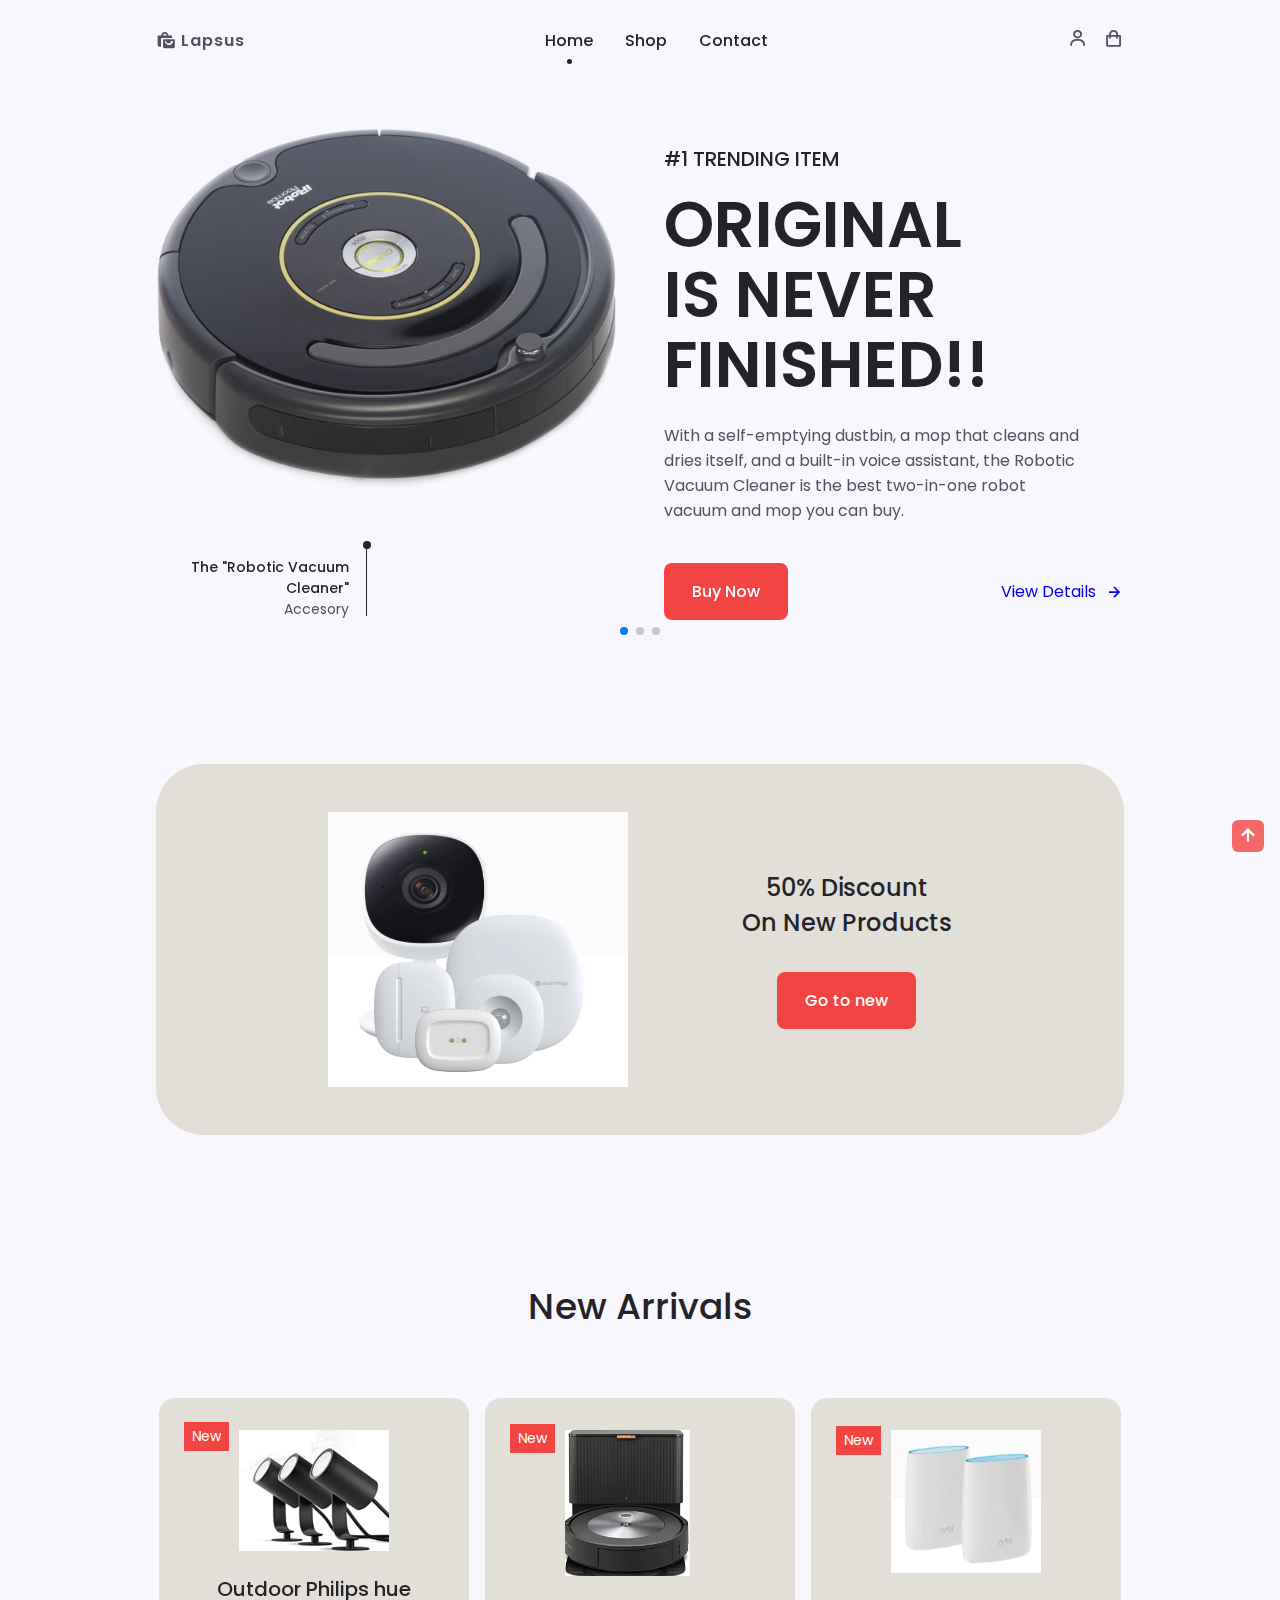
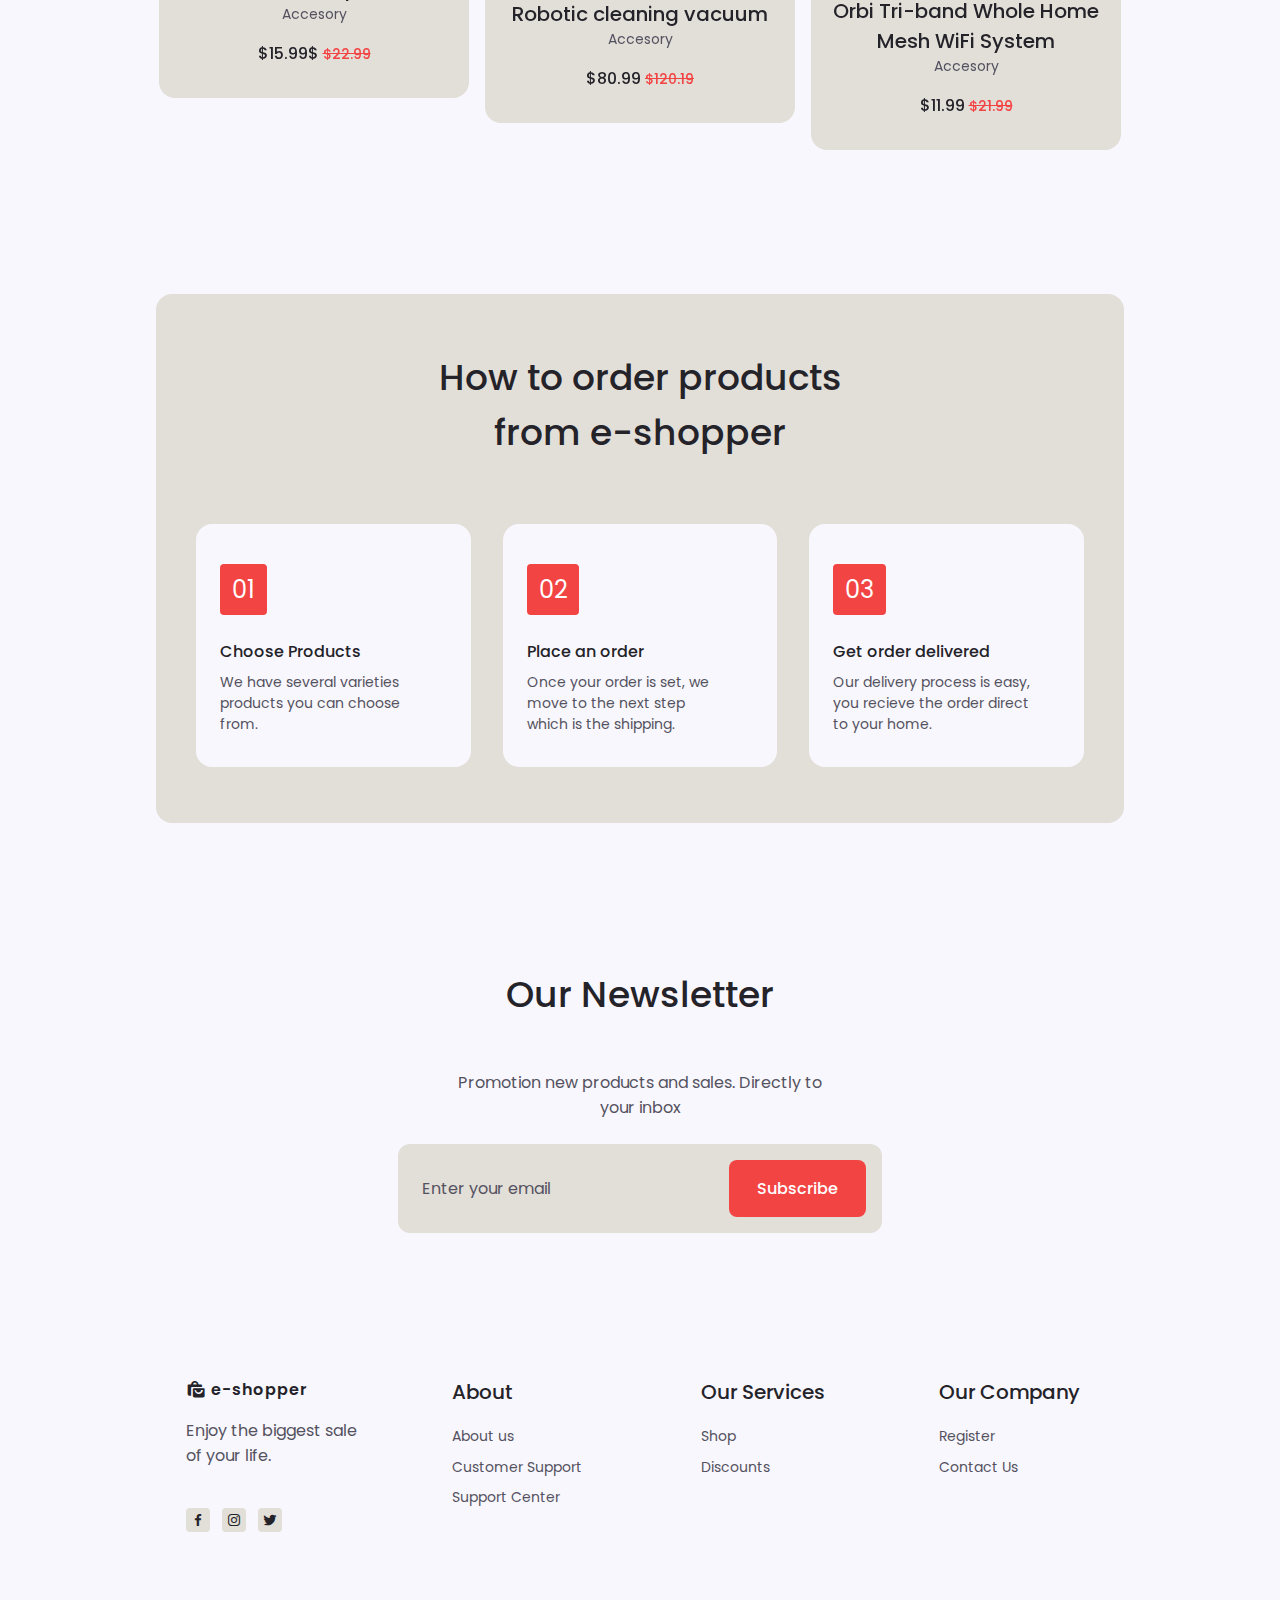
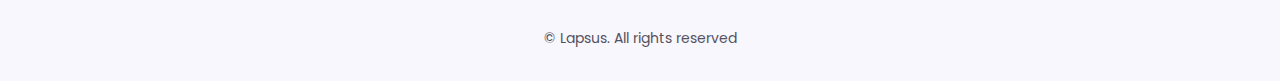
<file: Lapsus/index.html>
<!DOCTYPE html>
<html lang="en">
<head>
    <meta charset="UTF-8">
    <meta http-equiv="X-UA-Compatible" content="IE=edge">
    <meta name="viewport" content="width=device-width, initial-scale=1.0">

    <!--=============== BOXICONS ===============-->
    <link rel="stylesheet" href="https://cdn.jsdelivr.net/npm/boxicons@latest/css/boxicons.min.css">

    <!--=============== SWIPER CSS ===============-->
    <link rel="stylesheet" href="assets/css/swiper-bundle.min.css">

    <!--=============== CSS ===============-->
    <link rel="stylesheet" href="assets/css/style.css">
    <link rel="stylesheet" href="assets/css/colors/color-1.css">

    <title>Responsive e-commerce website - Crypticalcoder</title>
</head>
<body>
    <!--=============== HEADER ===============-->
    <header class="header" id="header">
        <nav class="nav container">
            <a href="index.html" class="nav__logo">
                <i class="bx bxs-shopping-bags nav__logo-icon"></i> Lapsus
            </a>

            <div class="nav__menu" id="nav-menu">
                <ul class="nav__list">
                    <li class="nav__item">
                       <a href="index.html" class="nav__link active-link">Home</a>
                    </li>

                    <li class="nav__item">
                       <a href="shop.html" class="nav__link">Shop</a>
                    </li>


                    <li class="nav__item">
                       <a href="contact.html" class="nav__link">Contact</a>
                    </li>
                </ul>

                <div class="nav__close" id="nav-close">
                    <i class="bx bx-x"></i>
                </div>
            </div>
           
            <div class="nav__btns">
                <div class="login__toggle" id="login-button">
                    <i class="bx bx-user"></i>
                </div>

                <div class="nav__shop" id="cart-shop">
                    <i class="bx bx-shopping-bag"></i>
                </div>

                <div class="nav__toggle" id="nav-toggle">
                    <i class="bx bx-grid-alt"></i>
                </div>
            </div>
        </nav>
    </header>

    <!--=============== CART ===============-->
    <div class="cart" id="cart">
        <i class="bx bx-x cart__close" id="cart-close"></i>

        <h2 class="cart__title-center">My Cart</h2>

        <div class="cart__container">
            <article class="cart__card">
                <div class="cart__box">
                    <img src="assets/img/cart-1.png" alt="" class="cart__img">
                </div>

                <div class="cart__details">
                    <h3 class="cart__tittle">ecobee 3 Lite Smart Wi-Fi</h3>
                        <span class="cart__price">$12.99</span>

                                    <div class="cart__amount">
                                        <div class="cart__amount-content">
                                            <span class="cart__amount-box">
                                                <i class="bx bx-minus"></i>
                                            </span>

                                            <span class="cart__amount-number">1</span>

                                            <span class="cart__amount-box">
                                                <i class="bx bx-plus"></i>
                                            </span>
                                    </div>

                                    <i class="bx bx-trash-alt cart__amount-trash"></i> 
                                </div>
                            </div>
            </article>

            <article class="cart__card">
                            <div class="cart__box">
                                <img src="assets/img/cart-2.png" alt="" class="cart__img">
                            </div>

                                <div class="cart__details">
                                    <h3 class="cart__tittle">Honeywell Lyric C2 Indoor Wi-Fi Security Camera, White</h3>
                                    <span class="cart__price">$169.99</span>

                                    <div class="cart__amount">
                                        <div class="cart__amount-content">
                                            <span class="cart__amount-box">
                                                <i class="bx bx-minus"></i>
                                            </span>

                                            <span class="cart__amount-number">1</span>

                                            <span class="cart__amount-box">
                                                <i class="bx bx-plus"></i>
                                            </span>
                                    </div>

                                    <i class="bx bx-trash-alt cart__amount-trash"></i> 
                                </div>
                            </div>
            </article>

            <article class="cart__card">
                            <div class="cart__box">
                                <img src="assets/img/cart-3.png" alt="" class="cart__img">
                            </div>

                                <div class="cart__details">
                                    <h3 class="cart__tittle">Insteon PLM Serial Modem Interface</h3>
                                    <span class="cart__price">$22.99</span>

                                    <div class="cart__amount">
                                        <div class="cart__amount-content">
                                            <span class="cart__amount-box">
                                                <i class="bx bx-minus"></i>
                                            </span>

                                            <span class="cart__amount-number">1</span>

                                            <span class="cart__amount-box">
                                                <i class="bx bx-plus"></i>
                                            </span>
                                    </div>

                                    <i class="bx bx-trash-alt cart__amount-trash"></i> 
                                </div>
                            </div>
            </article>
        </div>

        <div class="cart__prices">
            <span class="cart__prices-item">3 item</span>
            <span class="cart__prices-total">$205.97</span>
        </div>
    </div>
    <!--=============== LOGIN ===============-->
    <div class="login" id="login">
        <i class="bx bx-x login__close" id="login-close"></i>

        <h2 class="login__title-center">Login</h2>
        
        <form action="" class="login__form grid">
            <div class="login__content">
                <label for="" class="login__label">Email</label>
                <input type="email" class="login__input">
            </div>
               
            <div class="login__content">
                <label for="" class="login__label">Password</label>
                <input type="password" class="login__input">
            </div>

            <div>
                <a href="#" class="button">Sign in</a>
            </div>

            <div>   
                <p class="signup">Not a member? <a href  ="registration.html">Sign up now</a></p>
            </div>
        </form>
    </div>

    <!--=============== MAIN ===============-->
    <main class="main">
        <!--=============== HOME ===============-->
        <section class="home container">
            <div class="swiper home-swiper">
                <div class="swiper-wrapper">
                    <!--HOME SWIPER 1-->
                    <section class="swiper-slide">
                        <div class="home__content grid">
                            <div class="home__group">
                                <img src="assets/img/slide-2.png" alt="" class="home__img">
                                <div class="home__indicator"></div>

                                <div class="home__details-img">
                                    <h4 class="home__details-title">The "Robotic Vacuum Cleaner"</h4>
                                    <span class="home__details-subtitle">Accesory</span>
                                </div>
                            </div>
                            <div class="home__data">
                                <h3 class="home__subtitle">#1 TRENDING item</h3>
                                <h1 class="home__title">ORIGINAL <br> IS NEVER <br> FINISHED!!</h1>
                                <p class="home__description">With a self-emptying dustbin, 
                                    a mop that cleans and dries itself, and a built-in voice assistant, 
                                    the Robotic Vacuum Cleaner is the best two-in-one robot vacuum and mop you can buy.</p>
                                
                                <div class="home__buttons">
                                    <a href="details.html" class="button">Buy Now</a>
                                    <a href="details.html" class="button--link button--flex">View Details<i
                                      class="bx bx-right-arrow-alt button__icon"></i></a>  
                                </div>

                            </div>
                        </div>
                    </section>
                   
                     <!--HOME SWIPER 2-->
                     <section class="swiper-slide">
                        <div class="home__content grid">
                            <div class="home__group">
                                <img src="assets/img/slide-3.png" alt="" class="home__img">
                                <div class="home__indicator"></div>

                                <div class="home__details-img">
                                    <h4 class="home__details-title">Pro Spotlight Camera"</h4>
                                    <span class="home__details-subtitle">Security</span>
                                </div>
                            </div>
                            <div class="home__data">
                                <h3 class="home__subtitle">#2 top Best Duo </h3>
                                <h1 class="home__title">BEST <br>CAMERA<br>SECURITY </h1>
                                <p class="home__description">Security camera delivers superior video quality 
                                    combined with the convenience of connecting directly to Wi-Fi without a SmartHub. 
                                    Perfect for protecting medium to larger spaces..</p>
                                
                                <div class="home__buttons">
                                    <a href="details.html" class="button">Buy Now</a>
                                    <a href="details.html" class="button--link button--flex">View Details<i
                                      class="bx bx-right-arrow-alt button__icon"></i></a>  
                                </div>

                            </div>
                        </div>
                    </section>

                    <!--HOME SWIPER 3-->
                    <section class="swiper-slide">
                        <div class="home__content grid">
                            <div class="home__group">
                                <img src="assets/img/slide-1.png" alt="" class="home__img">
                                <div class="home__indicator"></div>

                                <div class="home__details-img">
                                    <h4 class="home__details-title">Speaker</h4>
                                    <span class="home__details-subtitle">Accesory</span>
                                </div>
                            </div>
                            <div class="home__data">
                                <h3 class="home__subtitle">#3 TRENDING ITEM </h3>
                                <h1 class="home__title">SALE 20% <br> OFF ON <br> EVERYTHING</h1>
                                <p class="home__description">The fourth-generation Amazon Echo speaker takes the sound 
                                    quality and smart home hub capabilities of the Echo Plus 
                                    and puts it in a new round package.</p>
                                
                                <div class="home__buttons">
                                    <a href="details.html" class="button">Buy Now</a>
                                    <a href="details.html" class="button--link button--flex">View Details<i
                                      class="bx bx-right-arrow-alt button__icon"></i></a>  
                                </div>

                            </div>
                        </div>
                    </section>
                </div>
                <div class="swiper-pagination"></div>
            </div>
        </section>

        <!--=============== DISCOUNT ===============-->
        <section class="discount section">
            <div class="discount__container container grid">
                <img src="assets/img/discount.png" alt="" class="discount__img">

                <div class="discount__data">
                    <h2 class="discount__title"1>50% Discount <br> On New Products</h2>
                    <a href="#" class="button">Go to new</a>
                </div>
            </div>
        </section>

        <!--=============== NEW ARRIVALS ===============-->
        <section class="new section">
            <h2 class="section__title">New Arrivals</h2>

            <div class="new__container container">
                <div class="swiper new-Swiper">
                    <div class="swiper-wrapper">
                        <!--NEW CONTENT 1-->
                        <div class="new__content swiper-slide">
                            <div class="new__tag">New</div>
                            <img src="assets/img/new-1.png" alt="" class="new__img">
                            <h3 class="new__title">Robotic cleaning vacuum</h3>
                            <span class="new__subtitle">Accesory</span>
                        
                            <div class="new__prices">
                                <span class="new__price">$80.99</span>
                                <span class="new__discount">$120.19</span>
                            </div>

                            <a href="details.html" class="button new__button">
                                <i class="bx bx-cart-alt new__icon"></i>
                            </a>
                        </div>
                        <!--NEW CONTENT 2-->
                        <div class="new__content swiper-slide">
                            <div class="new__tag">New</div>
                            <img src="assets/img/new-2.png" alt="" class="new__img">
                            <h3 class="new__title">Orbi Tri-band Whole Home Mesh WiFi System</h3>
                            <span class="new__subtitle">Accesory</span>
                        
                            <div class="new__prices">
                                <span class="new__price">$11.99</span>
                                <span class="new__discount">$21.99</span>
                            </div>

                            <a href="details.html" class="button new__button">
                                <i class="bx bx-cart-alt new__icon"></i>
                            </a>
                        </div>
                        <!--NEW CONTENT 3-->
                        <div class="new__content swiper-slide">
                            <div class="new__tag">New</div>
                            <img src="assets/img/new-3.png" alt="" class="new__img">
                            <h3 class="new__title">Arl Pro 4 Spotlight Camera</h3>
                            <span class="new__subtitle">Accesory</span>
                        
                            <div class="new__prices">
                                <span class="new__price">$23.45</span>
                                <span class="new__discount">$46.90</span>
                            </div>

                            <a href="details.html" class="button new__button">
                                <i class="bx bx-cart-alt new__icon"></i>
                            </a>
                        </div>
                        <!--NEW CONTENT 4-->
                        <div class="new__content swiper-slide">
                            <div class="new__tag">New</div>
                            <img src="assets/img/new-4.png" alt="" class="new__img">
                            <h3 class="new__title">August Wifi Smart Lock</h3>
                            <span class="new__subtitle">Accesory</span>
                        
                            <div class="new__prices">
                                <span class="new__price">$24.99</span>
                                <span class="new__discount">$44.99</span>
                            </div>

                            <a href="details.html" class="button new__button">
                                <i class="bx bx-cart-alt new__icon"></i>
                            </a>
                        </div>
                        <!--NEW CONTENT 5-->
                        <div class="new__content swiper-slide">
                            <div class="new__tag">New</div>
                            <img src="assets/img/new-5.png" alt="" class="new__img">
                            <h3 class="new__title">Amazon echo dot</h3>
                            <span class="new__subtitle">Accesory</span>
                        
                            <div class="new__prices">
                                <span class="new__price">$14.99</span>
                                <span class="new__discount">$29.99</span>
                            </div>

                            <a href="details.html" class="button new__button">
                                <i class="bx bx-cart-alt new__icon"></i>
                            </a>
                        </div>
                        <!--NEW CONTENT 6-->
                        <div class="new__content swiper-slide">
                            <div class="new__tag">New</div>
                            <img src="assets/img/new-6.png" alt="" class="new__img">
                            <h3 class="new__title">Outdoor Philips hue</h3>
                            <span class="new__subtitle">Accesory</span>
                        
                            <div class="new__prices">
                                <span class="new__price">$15.99$</span>
                                <span class="new__discount">$22.99</span>
                            </div>

                            <a href="details.html" class="button new__button">
                                <i class="bx bx-cart-alt new__icon"></i>
                            </a>
                        </div>
                    </div>
                </div>
            </div>
        </section>

        <!--=============== STEPS ===============-->
        <section class="steps section container">
            <div class="steps__bg">
                <h2 class="section__title">How to order products <br> from e-shopper</h2>

                <div class="steps__container grid">
                    <!--STEP CARD 1-->
                    <div class="steps__card">
                        <div class="steps__card-number">01</div>
                        <h3 class="steps__card-title">Choose Products</h3>
                        <p class="steps__card-description">
                            We have several varieties products you can choose from.
                        </p>
                    </div>
                    <!--STEP CARD 2-->
                    <div class="steps__card">
                        <div class="steps__card-number">02</div>
                        <h3 class="steps__card-title">Place an order</h3>
                        <p class="steps__card-description">
                            Once your order is set, we move to the next step which is the shipping.
                        </p>
                    </div>
                    <!--STEP CARD 3-->
                    <div class="steps__card">
                        <div class="steps__card-number">03</div>
                        <h3 class="steps__card-title">Get order delivered</h3>
                        <p class="steps__card-description">
                            Our delivery process is easy, you recieve the order direct to your home.
                        </p>
                    </div>
                </div>
            </div>
        </section>

        <!--=============== NEWSLETTER ===============-->
        <section class="newsletter section">
            <div class="newsletter__container container">
                <h2 class="section__title">Our Newsletter</h2>
                <p class="newsletter__description">
                    Promotion new products and sales. Directly to your inbox
                </p>

                <form action="" class="newsletter__form">
                    <input type="text" placeholder="Enter your email" class="newsletter__input">
                    <button class="button">Subscribe</button>
                </form>
            </div>
        </section>
    </main>

    <!--=============== FOOTER ===============-->
    <footer class="footer section">
        <div class="footer__container container grid">
            <!-- FOOTER CONTENT 1 -->
            <div class="footer__content">
                <a href="#" class="footer__logo">
                    <i class="bx bxs-shopping-bags footer__logo-icon"></i> e-shopper
                </a>

                <p class="footer__description">Enjoy the biggest sale <br> of your life.</p>

                <ul class="footer__social">
                    <a href="#" class="footer__social-link"><i class="bx bxl-facebook"></i></a>
                    <a href="#" class="footer__social-link"><i class="bx bxl-instagram"></i></a>
                    <a href="#" class="footer__social-link"><i class="bx bxl-twitter"></i></a>
                </ul>
            </div>
            <!-- FOOTER CONTENT 2 -->
            <div class="footer__content">
                <h3 class="footer__title">About</h3>

                <ul class="footer__links">
                    <li><a href="about.html" class="footer__link">About us</a></li>
                    <li><a href="contact.html" class="footer__link">Customer Support</a></li>
                    <li><a href="contact.html" class="footer__link">Support Center</a></li>
                </ul>
            </div>
            <!-- FOOTER CONTENT 3 -->
            <div class="footer__content">
                <h3 class="footer__title">Our Services</h3>

                <ul class="footer__links">
                    <li><a href="shop.html" class="footer__link">Shop</a></li>
                    <li><a href="shop.html" class="footer__link">Discounts</a></li>
                    
                </ul>
            </div>
            <!-- FOOTER CONTENT 4 -->
            <div class="footer__content">
                <h3 class="footer__title">Our Company</h3>

                <ul class="footer__links">
                    <li><a href="#" class="footer__link">Register</a></li>
                    <li><a href="contact.html" class="footer__link">Contact Us</a></li>
                </ul>
            </div>
        </div>
        <span class="footer__copy">&#169; Lapsus. All rights reserved</span>
    </footer>




    <!--=============== SCROLL UP ===============-->
    <a href="#" class="scrollup" id="scroll-up">
        <i class="bx bx-up-arrow-alt scrollup__icon"></i>
    </a>
    <!--=============== STYLE SWITCHER ===============-->

    <!--=============== SWIPER JS ===============-->
    <script src="assets/js/swiper-bundle.min.js"></script>

    <!--=============== JS ===============-->
    <script src="assets/js/main.js"></script>
</body>
</html>
</file>
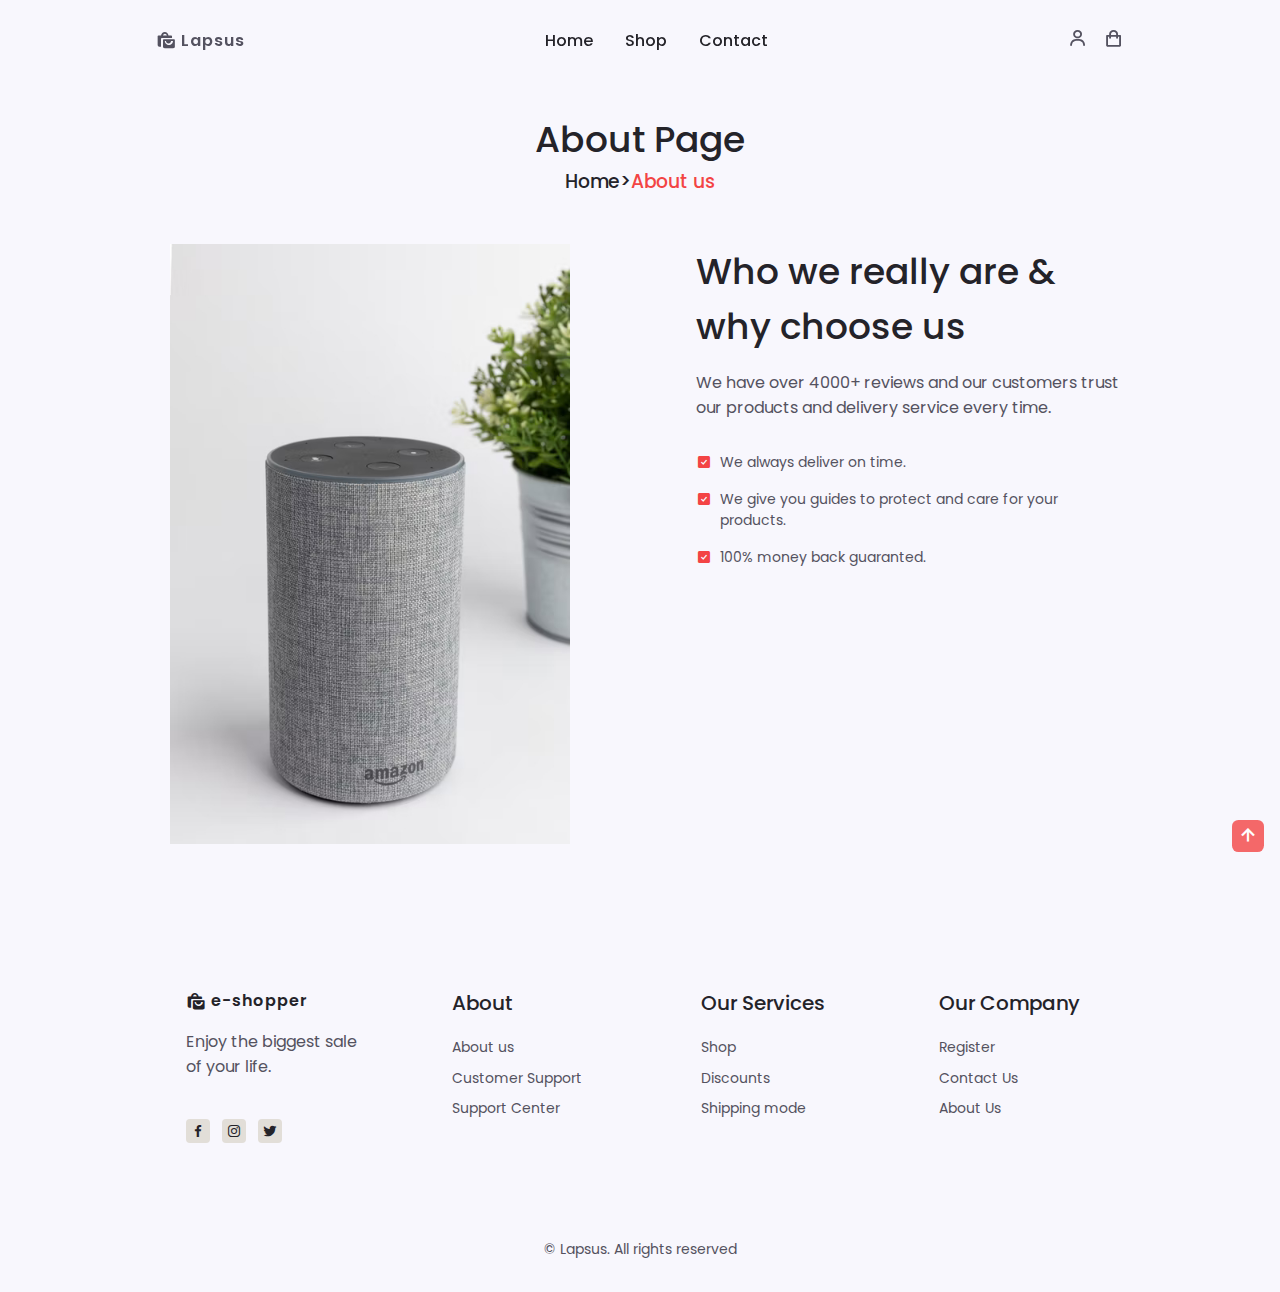
<file: Lapsus/about.html>
<!DOCTYPE html>
<html lang="en">

<head>
    <meta charset="UTF-8">
    <meta http-equiv="X-UA-Compatible" content="IE=edge">
    <meta name="viewport" content="width=device-width, initial-scale=1.0">

    <!--=============== BOXICONS ===============-->
    <link rel="stylesheet" href="https://cdn.jsdelivr.net/npm/boxicons@latest/css/boxicons.min.css">

    <!--=============== SWIPER CSS ===============-->
    <link rel="stylesheet" href="assets/css/swiper-bundle.min.css">

    <!--=============== CSS ===============-->
    <link rel="stylesheet" href="assets/css/style.css">
    <link rel="stylesheet" href="assets/css/colors/color-1.css">

    <title>Responsive e-commerce website - Crypticalcoder</title>
</head>

<body>
    <!--=============== HEADER ===============-->
    <header class="header" id="header">
        <nav class="nav container">
            <a href="index.html" class="nav__logo">
                <i class="bx bxs-shopping-bags nav__logo-icon"></i> Lapsus
            </a>

            <div class="nav__menu" id="nav-menu">
                <ul class="nav__list">
                    <li class="nav__item">
                        <a href="index.html" class="nav__link">Home</a>
                    </li>

                    <li class="nav__item">
                        <a href="shop.html" class="nav__link">Shop</a>
                    </li>


                    <li class="nav__item">
                        <a href="contact.html" class="nav__link">Contact</a>
                    </li>
                </ul>

                <div class="nav__close" id="nav-close">
                    <i class="bx bx-x"></i>
                </div>
            </div>

            <div class="nav__btns">
                <div class="login__toggle" id="login-button">
                    <i class="bx bx-user"></i>
                </div>

                <div class="nav__shop" id="cart-shop">
                    <i class="bx bx-shopping-bag"></i>
                </div>

                <div class="nav__toggle" id="nav-toggle">
                    <i class="bx bx-grid-alt"></i>
                </div>
            </div>
        </nav>
    </header>

    <!--=============== CART ===============-->
    <div class="cart" id="cart">
        <i class="bx bx-x cart__close" id="cart-close"></i>

        <h2 class="cart__title-center">My Cart</h2>

        <div class="cart__container">
            <article class="cart__card">
                <div class="cart__box">
                    <img src="assets/img/cart-1.png" alt="" class="cart__img">
                </div>

                <div class="cart__details">
                    <h3 class="cart__tittle">Windbreaker</h3>
                    <span class="cart__price">$12</span>

                    <div class="cart__amount">
                        <div class="cart__amount-content">
                            <span class="cart__amount-box">
                                <i class="bx bx-minus"></i>
                            </span>

                            <span class="cart__amount-number">1</span>

                            <span class="cart__amount-box">
                                <i class="bx bx-plus"></i>
                            </span>
                        </div>

                        <i class="bx bx-trash-alt cart__amount-trash"></i>
                    </div>
                </div>
            </article>

            <article class="cart__card">
                <div class="cart__box">
                    <img src="assets/img/cart-2.png" alt="" class="cart__img">
                </div>

                <div class="cart__details">
                    <h3 class="cart__tittle">Cartigan Hoodie</h3>
                    <span class="cart__price">$16</span>

                    <div class="cart__amount">
                        <div class="cart__amount-content">
                            <span class="cart__amount-box">
                                <i class="bx bx-minus"></i>
                            </span>

                            <span class="cart__amount-number">1</span>

                            <span class="cart__amount-box">
                                <i class="bx bx-plus"></i>
                            </span>
                        </div>

                        <i class="bx bx-trash-alt cart__amount-trash"></i>
                    </div>
                </div>
            </article>

            <article class="cart__card">
                <div class="cart__box">
                    <img src="assets/img/cart-3.png" alt="" class="cart__img">
                </div>

                <div class="cart__details">
                    <h3 class="cart__tittle">Cartoon</h3>
                    <span class="cart__price">$10</span>

                    <div class="cart__amount">
                        <div class="cart__amount-content">
                            <span class="cart__amount-box">
                                <i class="bx bx-minus"></i>
                            </span>

                            <span class="cart__amount-number">1</span>

                            <span class="cart__amount-box">
                                <i class="bx bx-plus"></i>
                            </span>
                        </div>

                        <i class="bx bx-trash-alt cart__amount-trash"></i>
                    </div>
                </div>
            </article>
        </div>

        <div class="cart__prices">
            <span class="cart__prices-item">3 item</span>
            <span class="cart__prices-total">$38</span>
        </div>
    </div>

    <!--=============== LOGIN ===============-->
    <div class="login" id="login">
        <i class="bx bx-x login__close" id="login-close"></i>

        <h2 class="login__title-center">Login</h2>

        <form action="" class="login__form grid">
            <div class="login__content">
                <label for="" class="login__label">Email</label>
                <input type="email" class="login__input">
            </div>

            <div class="login__content">
                <label for="" class="login__label">Password</label>
                <input type="password" class="login__input">
            </div>

            <div>
                <a href="#" class="button">Sign in</a>
            </div>

            <div>
                <p class="signup">Not a member? <a href="registration.html">Sign up now</a></p>
            </div>
        </form>
    </div>

    <!--=============== MAIN ===============-->
    <main class="main">
        <!--=============== ABOUT ===============-->
        <section class="about section container">
            <h2 class="breadcrumb__title">About Page</h2>
            <h3 class="breadcrumb__subtitle">Home><span>About us</span></h3>

            <div class="about__container grid">
                <img src="assets/img/about-img.jpg" alt="" class="about__img">

                <div class="about__data">
                    <h2 class="section__title about__title">
                        Who we really are & <br> why choose us
                    </h2>

                    <p class="about__description">
                        We have over 4000+ reviews and
                        our customers trust our products
                        and delivery service every time.
                    </p>
                    <div class="about__details">
                        <p class="about__details-description">
                            <i class="bx bxs-check-square about__details-icon"></i>
                            We always deliver on time.
                        </p>
                        <p class="about__details-description">
                            <i class="bx bxs-check-square about__details-icon"></i>
                            We give you guides to protect and care for your products.
                        </p>
                        <p class="about__details-description">
                            <i class="bx bxs-check-square about__details-icon"></i>
                            100% money back guaranted.
                        </p>
                    </div>
                </div>
        </section>
    </main>

    <!--=============== FOOTER ===============-->
    <footer class="footer section">
        <div class="footer__container container grid">
            <!-- FOOTER CONTENT 1 -->
            <div class="footer__content">
                <a href="#" class="footer__logo">
                    <i class="bx bxs-shopping-bags footer__logo-icon"></i> e-shopper
                </a>

                <p class="footer__description">Enjoy the biggest sale <br> of your life.</p>

                <ul class="footer__social">
                    <a href="#" class="footer__social-link"><i class="bx bxl-facebook"></i></a>
                    <a href="#" class="footer__social-link"><i class="bx bxl-instagram"></i></a>
                    <a href="#" class="footer__social-link"><i class="bx bxl-twitter"></i></a>
                </ul>
            </div>
            <!-- FOOTER CONTENT 2 -->
            <div class="footer__content">
                <h3 class="footer__title">About</h3>

                <ul class="footer__links">
                    <li><a href="#" class="footer__link">About us</a></li>
                    <li><a href="#" class="footer__link">Customer Support</a></li>
                    <li><a href="#" class="footer__link">Support Center</a></li>
                </ul>
            </div>
            <!-- FOOTER CONTENT 3 -->
            <div class="footer__content">
                <h3 class="footer__title">Our Services</h3>

                <ul class="footer__links">
                    <li><a href="#" class="footer__link">Shop</a></li>
                    <li><a href="#" class="footer__link">Discounts</a></li>
                    <li><a href="#" class="footer__link">Shipping mode</a></li>
                </ul>
            </div>
            <!-- FOOTER CONTENT 4 -->
            <div class="footer__content">
                <h3 class="footer__title">Our Company</h3>

                <ul class="footer__links">
                    <li><a href="#" class="footer__link">Register</a></li>
                    <li><a href="#" class="footer__link">Contact Us</a></li>
                    <li><a href="about.html" class="footer__link">About Us</a></li>
                </ul>
            </div>
        </div>
        <span class="footer__copy">&#169; Lapsus. All rights reserved</span>
    </footer>

    <!--=============== SCROLL UP ===============-->
    <a href="#" class="scrollup" id="scroll-up">
        <i class="bx bx-up-arrow-alt scrollup__icon"></i>
    </a>
    <!--=============== STYLE SWITCHER ===============-->

    <!--=============== SWIPER JS ===============-->
    <script src="assets/js/swiper-bundle.min.js"></script>

    <!--=============== JS ===============-->
    <script src="assets/js/main.js"></script>
</body>

</html>
</file>
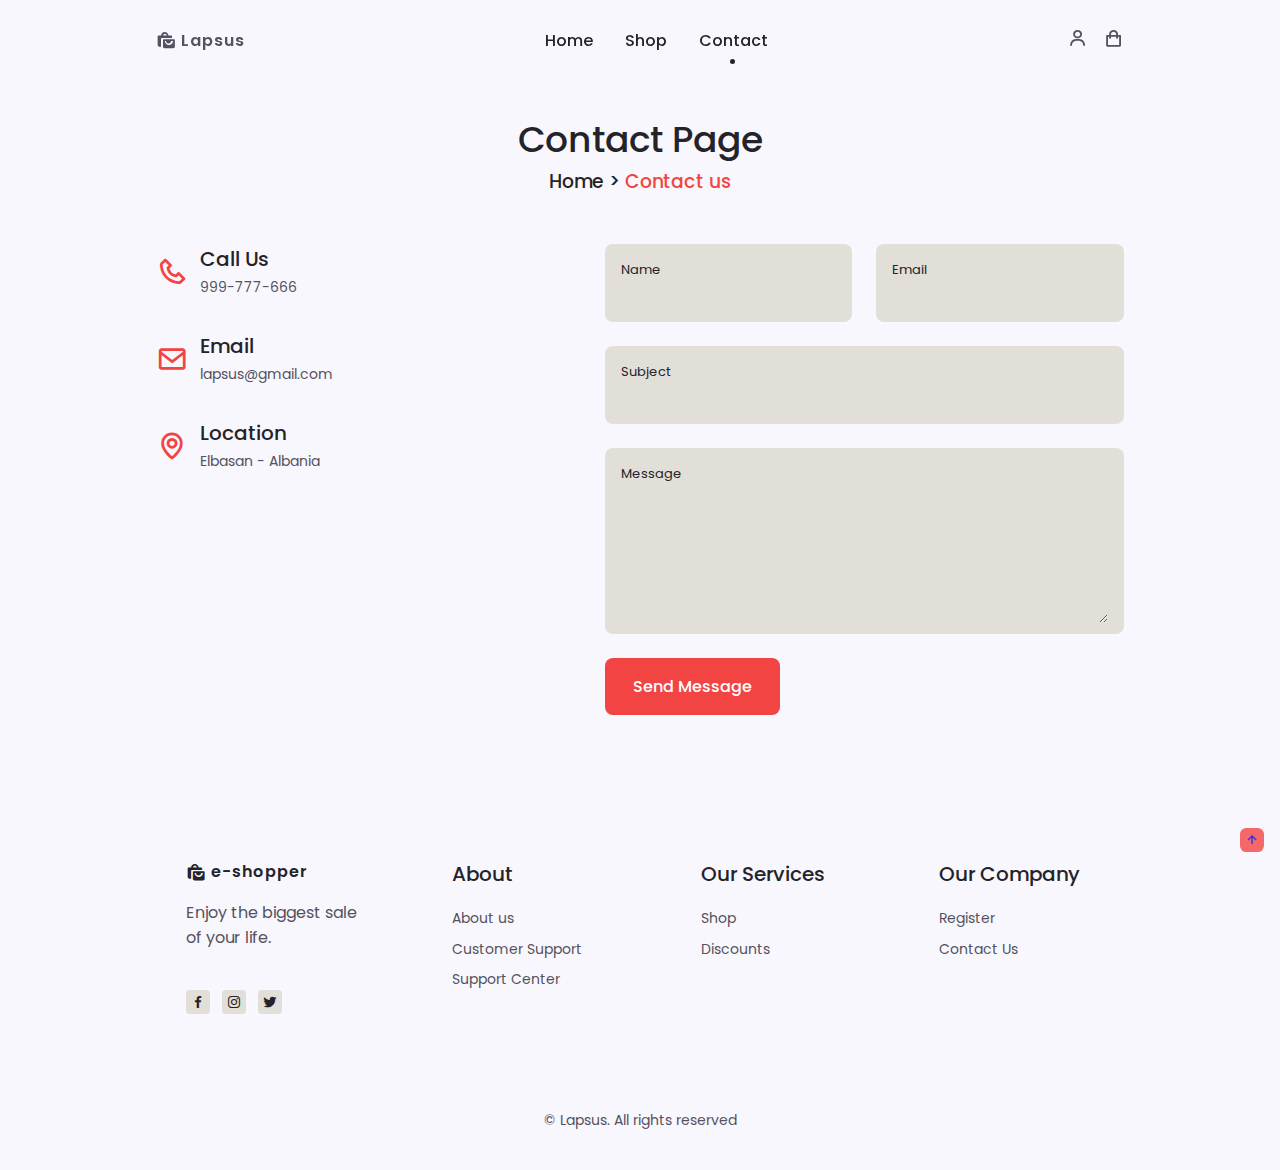
<file: Lapsus/contact.html>
<!DOCTYPE html>
<html lang="en">
<head>
    <meta charset="UTF-8">
    <meta http-equiv="X-UA-Compatible" content="IE=edge">
    <meta name="viewport" content="width=device-width, initial-scale=1.0">

    <!--=============== BOXICONS ===============-->
    <link rel="stylesheet" href="https://cdn.jsdelivr.net/npm/boxicons@latest/css/boxicons.min.css">

    <!--=============== SWIPER CSS ===============-->
    <link rel="stylesheet" href="assets/css/swiper-bundle.min.css">

    <!--=============== CSS ===============-->
    <link rel="stylesheet" href="assets/css/style.css">
    <link rel="stylesheet" href="assets/css/colors/color-1.css">

    <title>Responsive e-commerce website - Crypticalcoder</title>
</head>
<body>
    <!--=============== HEADER ===============-->
   <header class="header" id="header">
        <nav class="nav container">
            <a href="index.html" class="nav__logo">
                <i class="bx bxs-shopping-bags nav__logo-icon"></i> Lapsus
            </a>

            <div class="nav__menu" id="nav-menu">
                <ul class="nav__list">
                    <li class="nav__item">
                       <a href="index.html" class="nav__link">Home</a>
                    </li>

                    <li class="nav__item">
                       <a href="shop.html" class="nav__link">Shop</a>
                    </li>


                    <li class="nav__item">
                       <a href="contact.html" class="nav__link active-link">Contact</a>
                    </li>
                </ul>

                <div class="nav__close" id="nav-close">
                    <i class="bx bx-x"></i>
                </div>
            </div>
           
            <div class="nav__btns">
                <div class="login__toggle" id="login-button">
                    <i class="bx bx-user"></i>
                </div>

                <div class="nav__shop" id="cart-shop">
                    <i class="bx bx-shopping-bag"></i>
                </div>

                <div class="nav__toggle" id="nav-toggle">
                    <i class="bx bx-grid-alt"></i>
                </div>
            </div>
        </nav>
    </header>

    <!--=============== CART ===============-->
    <div class="cart" id="cart">
        <i class="bx bx-x cart__close" id="cart-close"></i>

        <h2 class="cart__title-center">My Cart</h2>

        <div class="cart__container">
            <article class="cart__card">
                <div class="cart__box">
                    <img src="assets/img/cart-1.png" alt="" class="cart__img">
                </div>

                <div class="cart__details">
                    <h3 class="cart__tittle">ecobee 3 Lite Smart Wi-Fi</h3>
                        <span class="cart__price">$12.99</span>

                                    <div class="cart__amount">
                                        <div class="cart__amount-content">
                                            <span class="cart__amount-box">
                                                <i class="bx bx-minus"></i>
                                            </span>

                                            <span class="cart__amount-number">1</span>

                                            <span class="cart__amount-box">
                                                <i class="bx bx-plus"></i>
                                            </span>
                                    </div>

                                    <i class="bx bx-trash-alt cart__amount-trash"></i> 
                                </div>
                            </div>
            </article>

            <article class="cart__card">
                            <div class="cart__box">
                                <img src="assets/img/cart-2.png" alt="" class="cart__img">
                            </div>

                                <div class="cart__details">
                                    <h3 class="cart__tittle">Honeywell Lyric C2 Indoor Wi-Fi Security Camera, White</h3>
                                    <span class="cart__price">$169.99</span>

                                    <div class="cart__amount">
                                        <div class="cart__amount-content">
                                            <span class="cart__amount-box">
                                                <i class="bx bx-minus"></i>
                                            </span>

                                            <span class="cart__amount-number">1</span>

                                            <span class="cart__amount-box">
                                                <i class="bx bx-plus"></i>
                                            </span>
                                    </div>

                                    <i class="bx bx-trash-alt cart__amount-trash"></i> 
                                </div>
                            </div>
            </article>

            <article class="cart__card">
                            <div class="cart__box">
                                <img src="assets/img/cart-3.png" alt="" class="cart__img">
                            </div>

                                <div class="cart__details">
                                    <h3 class="cart__tittle">Insteon PLM Serial Modem Interface</h3>
                                    <span class="cart__price">$22.99</span>

                                    <div class="cart__amount">
                                        <div class="cart__amount-content">
                                            <span class="cart__amount-box">
                                                <i class="bx bx-minus"></i>
                                            </span>

                                            <span class="cart__amount-number">1</span>

                                            <span class="cart__amount-box">
                                                <i class="bx bx-plus"></i>
                                            </span>
                                    </div>

                                    <i class="bx bx-trash-alt cart__amount-trash"></i> 
                                </div>
                            </div>
            </article>
        </div>

        <div class="cart__prices">
            <span class="cart__prices-item">3 item</span>
            <span class="cart__prices-total">$205.97</span>
        </div>
    </div>

    <!--=============== LOGIN ===============-->
    <div class="login" id="login">
        <i class="bx bx-x login__close" id="login-close"></i>

        <h2 class="login__title-center">Login</h2>
        
        <form action="" class="login__form grid">
            <div class="login__content">
                <label for="" class="login__label">Email</label>
                <input type="email" class="login__input">
            </div>
               
            <div class="login__content">
                <label for="" class="login__label">Password</label>
                <input type="password" class="login__input">
            </div>

            <div>
                <a href="#" class="button">Sign in</a>
            </div>

            <div>   
                <p class="signup">Not a member? <a href  ="registration.html">Sign up now</a></p>
            </div>
        </form>
    </div>

    <!--=============== MAIN ===============-->
    <main class="main">
        <!--=============== CONTACT US ===============-->
        <section class="contact section container">
            <h2 class="breadcrumb__title">Contact Page</h2>
            <h3 class="breadcrumb__subtitle">Home > <span>Contact us</span></h3>

            <div class="contact__container grid">
                <div>
                    <div class="contact__information">
                        <i class="bx bx-phone contact__icon"></i>
                        <div>
                            <h3 class="contact__title">Call Us</h3>
                            <span class="contact__subtitle">999-777-666</span>
                        </div>
                    </div>

                    <div class="contact__information">
                        <i class="bx bx-envelope contact__icon"></i>
                        <div>
                            <h3 class="contact__title">Email</h3>
                            <span class="contact__subtitle">lapsus@gmail.com</span>
                        </div>
                    </div>

                    <div class="contact__information">
                        <i class="bx bx-map contact__icon"></i>
                        <div>
                            <h3 class="contact__title">Location</h3>
                            <span class="contact__subtitle">Elbasan - Albania</span>
                        </div>
                    </div>
                </div>

                <form action="" class="contact__form grid">
                    <div class="contact__inputs grid">
                        <div class="contact__content">
                            <label for="" class="contact__label">Name</label>
                            <input type="text" class="contact__input">
                        </div>
                        <div class="contact__content">
                            <label for="" class="contact__label">Email</label>
                            <input type="email" class="contact__input">
                        </div>

                    </div>
                    <div class="contact__content">
                        <label for="" class="contact__label">Subject</label>
                        <input type="text" class="contact__input">
                    </div>

                    <div class="contact__content">
                        <label for="" class="contact__label">Message</label>
                        <textarea name="" id="" cols="0" rows="7" class="contact__input"></textarea>
                    </div>

                    <div>

                        <a href="#" class="button">Send Message</a>
                    </div>
                </form>
            </div>
            
        </section>
    </main>

    <!--=============== FOOTER ===============-->
    <footer class="footer section">
        <div class="footer__container container grid">
            <!-- FOOTER CONTENT 1 -->
            <div class="footer__content">
                <a href="#" class="footer__logo">
                    <i class="bx bxs-shopping-bags footer__logo-icon"></i> e-shopper
                </a>

                <p class="footer__description">Enjoy the biggest sale <br> of your life.</p>

                <ul class="footer__social">
                    <a href="#" class="footer__social-link"><i class="bx bxl-facebook"></i></a>
                    <a href="#" class="footer__social-link"><i class="bx bxl-instagram"></i></a>
                    <a href="#" class="footer__social-link"><i class="bx bxl-twitter"></i></a>
                </ul>
            </div>
            <!-- FOOTER CONTENT 2 -->
            <div class="footer__content">
                <h3 class="footer__title">About</h3>

                <ul class="footer__links">
                    <li><a href="about.html" class="footer__link">About us</a></li>
                    <li><a href="contact.html" class="footer__link">Customer Support</a></li>
                    <li><a href="contact.html" class="footer__link">Support Center</a></li>
                </ul>
            </div>
            <!-- FOOTER CONTENT 3 -->
            <div class="footer__content">
                <h3 class="footer__title">Our Services</h3>

                <ul class="footer__links">
                    <li><a href="shop.html" class="footer__link">Shop</a></li>
                    <li><a href="shop.html" class="footer__link">Discounts</a></li>
                    
                </ul>
            </div>
            <!-- FOOTER CONTENT 4 -->
            <div class="footer__content">
                <h3 class="footer__title">Our Company</h3>

                <ul class="footer__links">
                    <li><a href="#" class="footer__link">Register</a></li>
                    <li><a href="contact.html" class="footer__link">Contact Us</a></li>
                </ul>
            </div>
        </div>
        <span class="footer__copy">&#169; Lapsus. All rights reserved</span>
    </footer>

    <!--=============== SCROLL UP ===============-->
    <a href="#" class="scrollup" id="scroll-up">
        <i class="bx bx-up-arrow-alt scrollup_icon"></i>
    </a >    
    
    <!--=============== STYLE SWITCHER ===============-->
    
    <!--=============== SWIPER JS ===============-->
    <script src="assets/js/swiper-bundle.min.js"></script>

    <!--=============== JS ===============-->
    <script src="assets/js/main.js"></script>
</body>
</html>
</file>
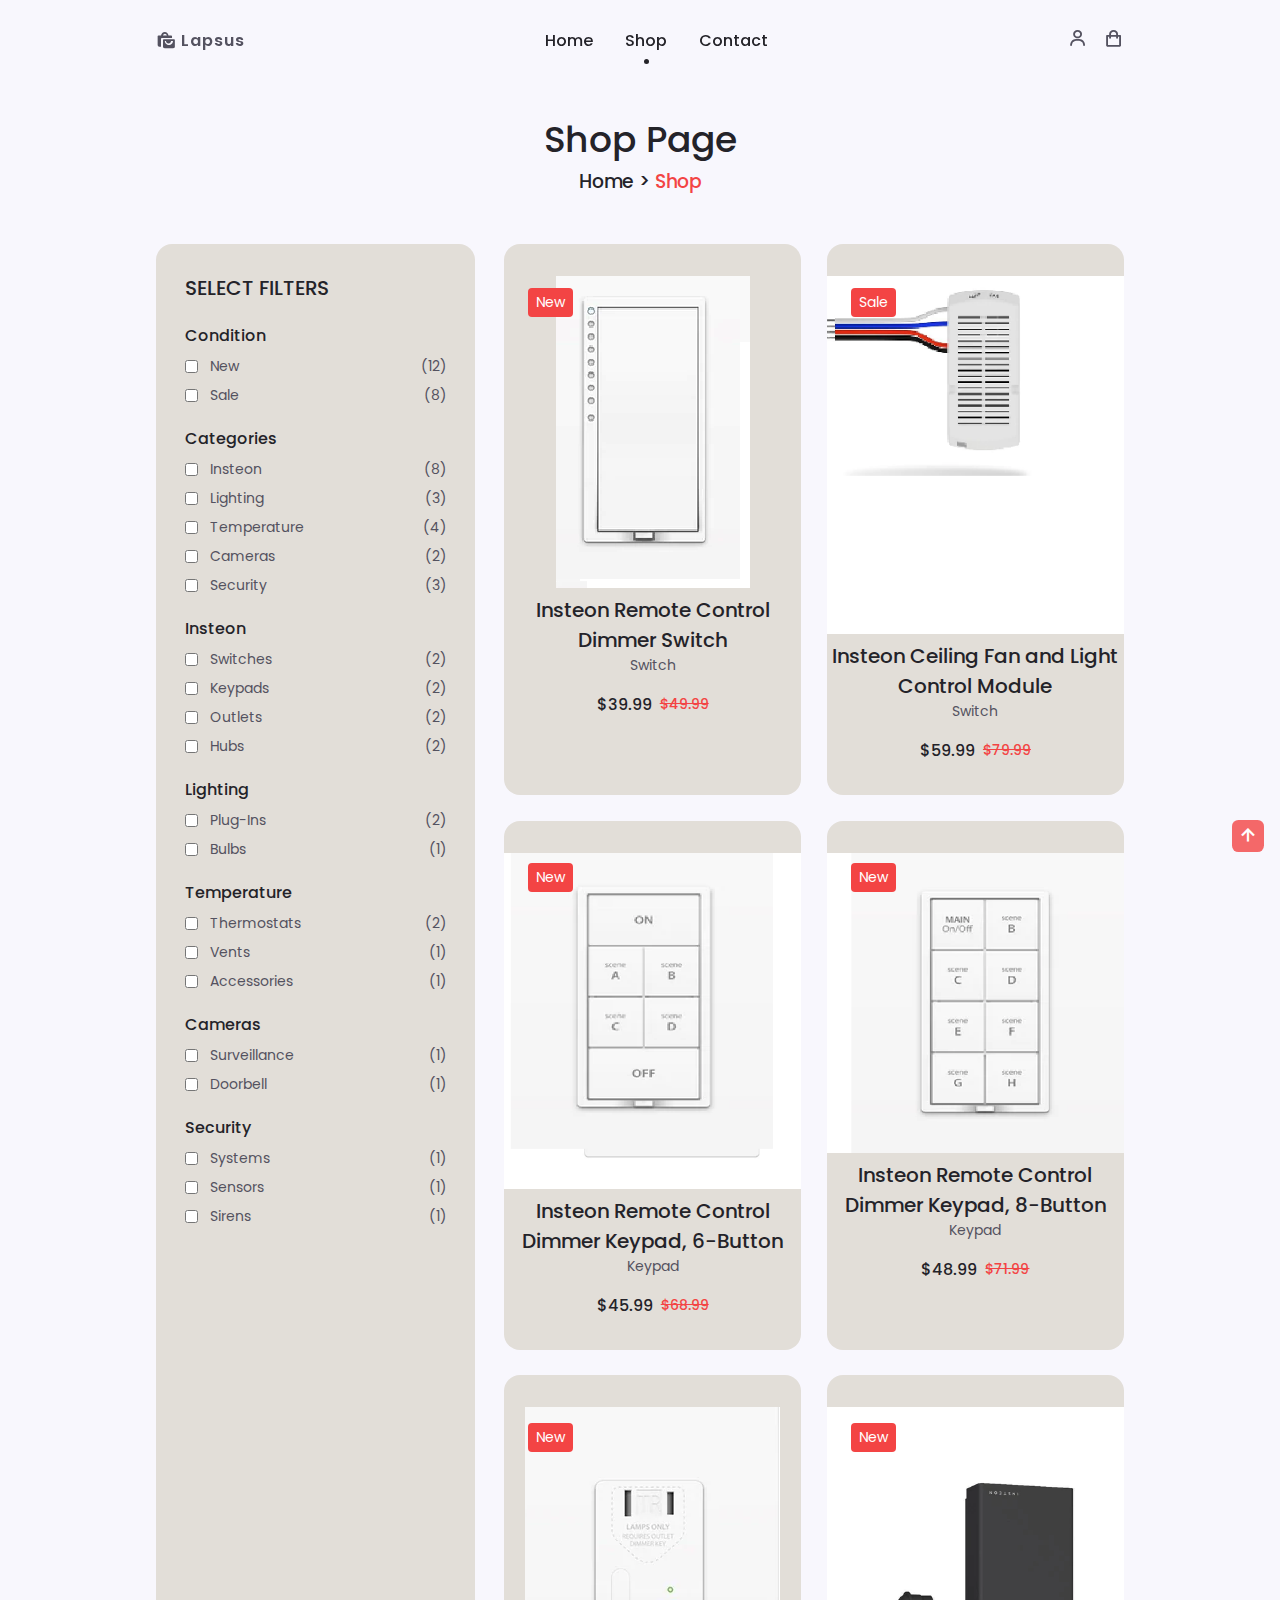
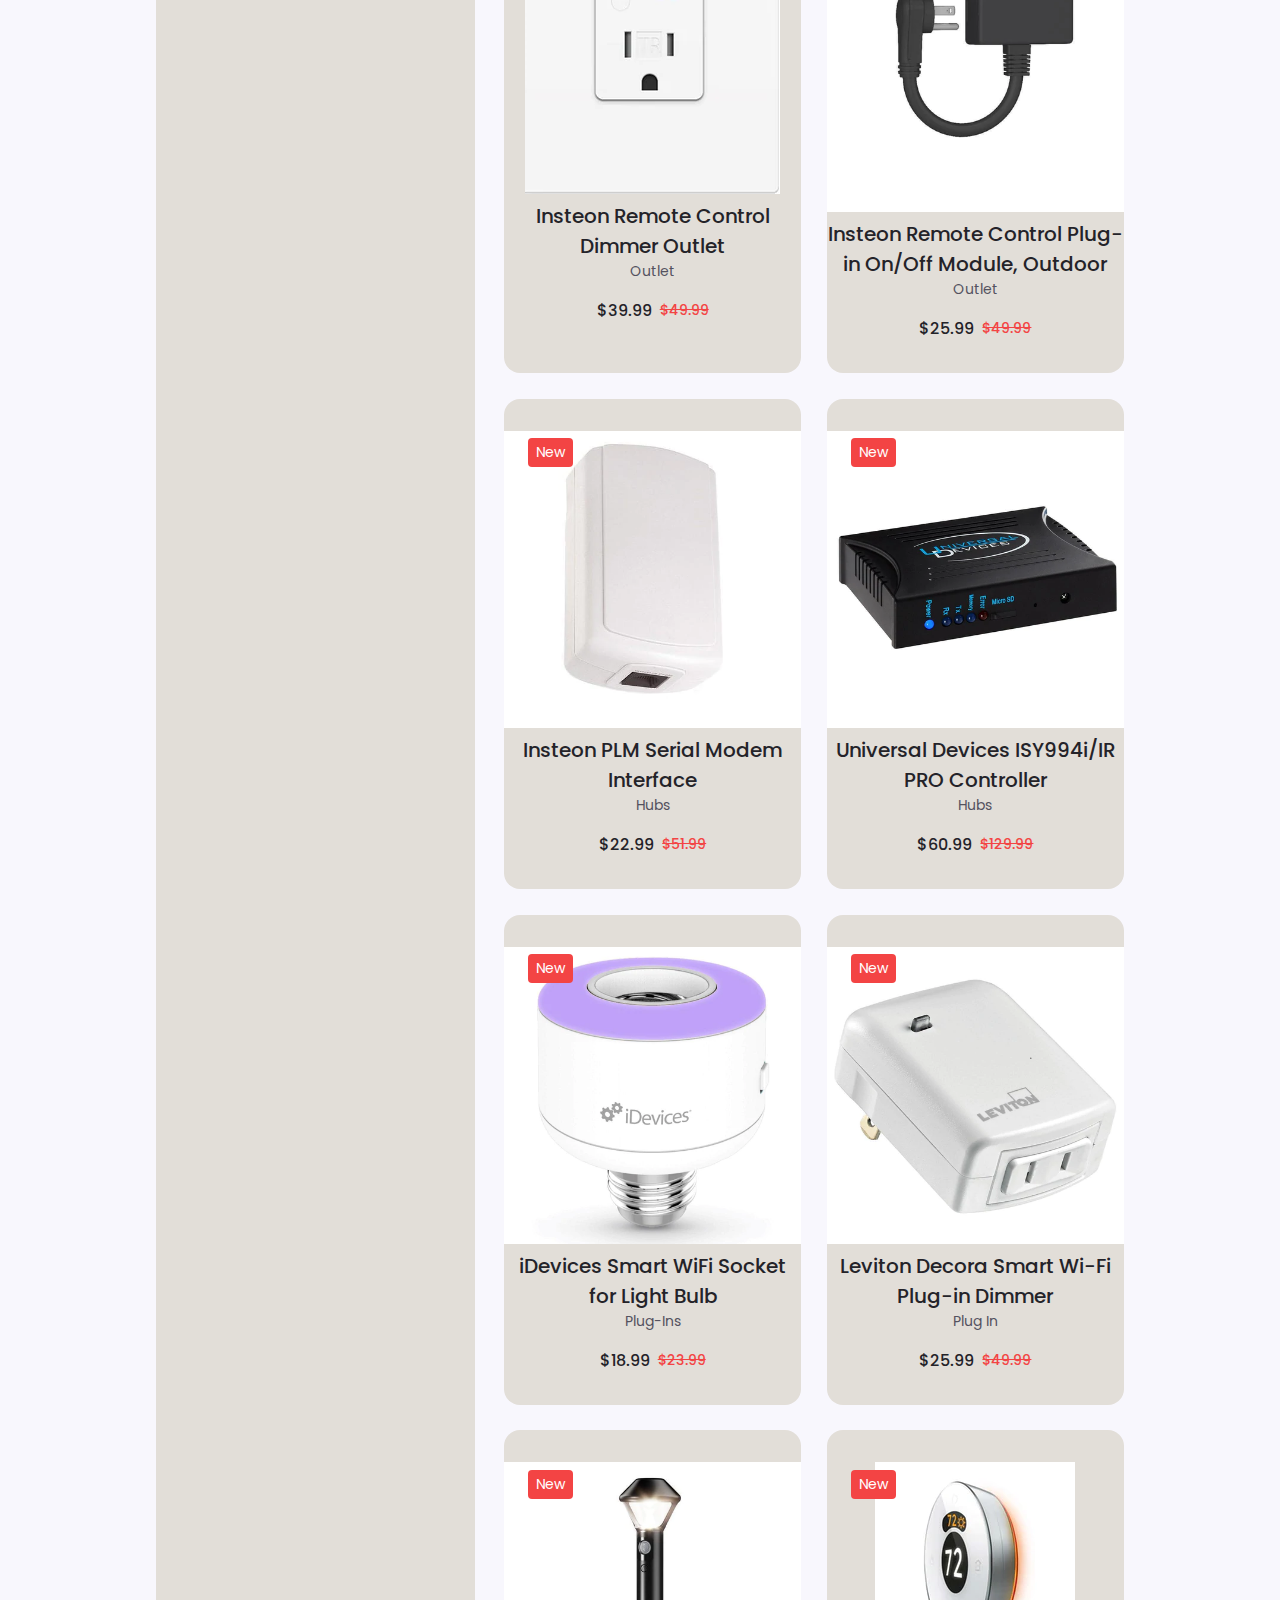
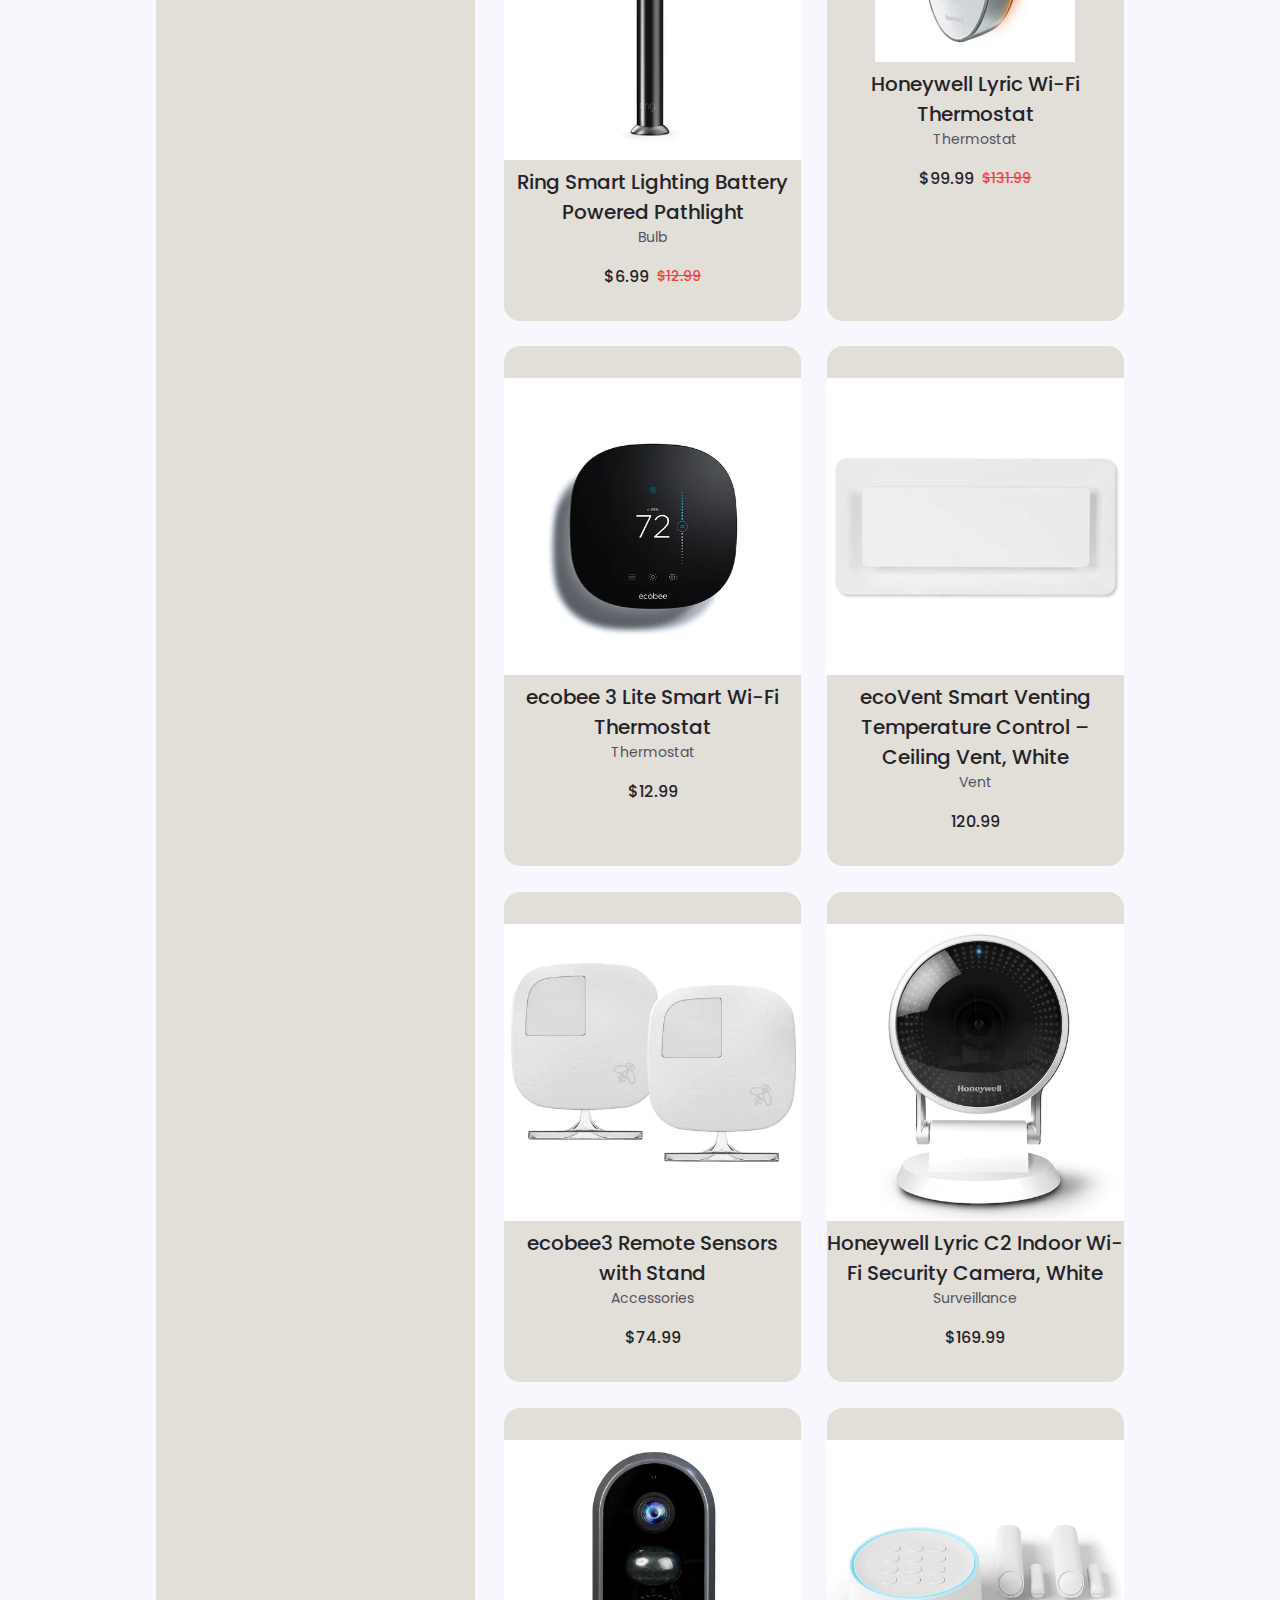
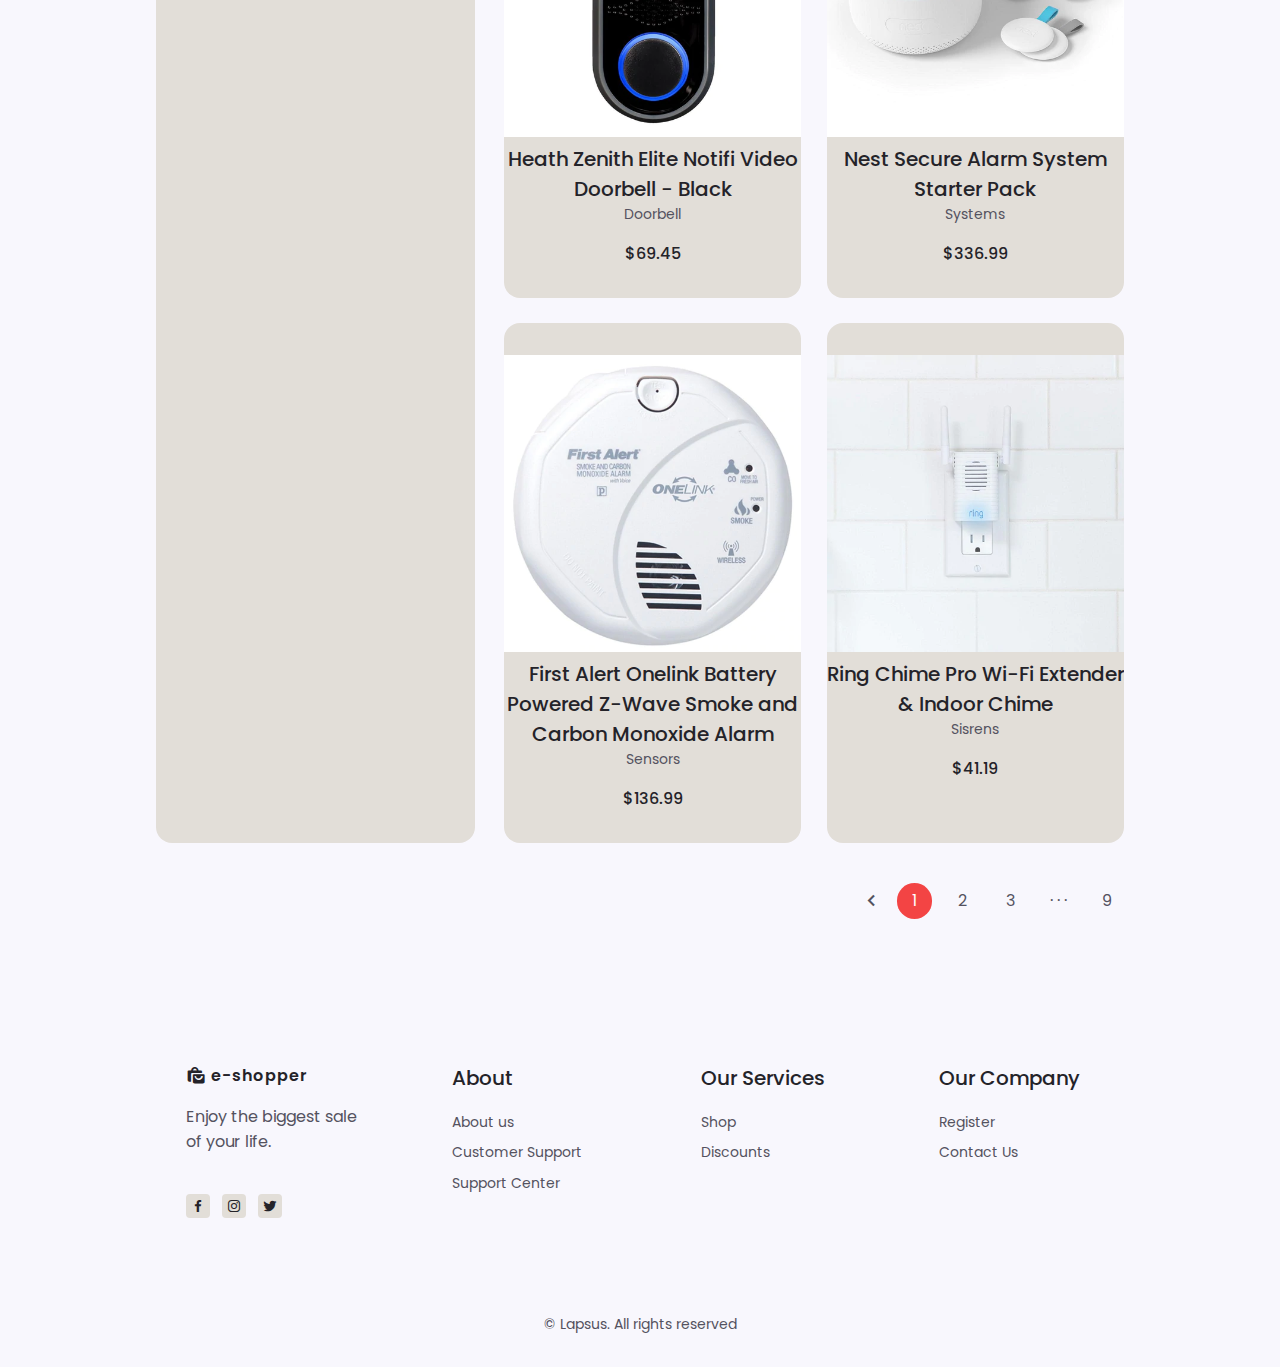
<file: Lapsus/shop.html>
<!DOCTYPE html>
<html lang="en">
<head>
    <meta charset="UTF-8">
    <meta http-equiv="X-UA-Compatible" content="IE=edge">
    <meta name="viewport" content="width=device-width, initial-scale=1.0">

    <!--=============== BOXICONS ===============-->
    <link rel="stylesheet" href="https://cdn.jsdelivr.net/npm/boxicons@latest/css/boxicons.min.css">

    <!--=============== SWIPER CSS ===============-->
    <link rel="stylesheet" href="assets/css/swiper-bundle.min.css">

    <!--=============== CSS ===============-->
    <link rel="stylesheet" href="assets/css/style.css">
    <link rel="stylesheet" href="assets/css/colors/color-1.css">

    <title>Responsive e-commerce website - Crypticalcoder</title>
</head>
<body>
    <!--=============== HEADER ===============-->
    <header class="header" id="header">
        <nav class="nav container">
            <a href="index.html" class="nav__logo">
                <i class="bx bxs-shopping-bags nav__logo-icon"></i> Lapsus
            </a>

            <div class="nav__menu" id="nav-menu">
                <ul class="nav__list">
                    <li class="nav__item">
                       <a href="index.html" class="nav__link">Home</a>
                    </li>

                    <li class="nav__item">
                       <a href="shop.html" class="nav__link active-link">Shop</a>
                    </li>


                    <li class="nav__item">
                       <a href="contact.html" class="nav__link">Contact</a>
                    </li>
                </ul>

                <div class="nav__close" id="nav-close">
                    <i class="bx bx-x"></i>
                </div>
            </div>
           
            <div class="nav__btns">
                <div class="login__toggle" id="login-button">
                    <i class="bx bx-user"></i>
                </div>

                <div class="nav__shop" id="cart-shop">
                    <i class="bx bx-shopping-bag"></i>
                </div>

                <div class="nav__toggle" id="nav-toggle">
                    <i class="bx bx-grid-alt"></i>
                </div>
            </div>
        </nav>
    </header>

    <!--=============== CART ===============-->
    <div class="cart" id="cart">
        <i class="bx bx-x cart__close" id="cart-close"></i>

        <h2 class="cart__title-center">My Cart</h2>

        <div class="cart__container">
            <article class="cart__card">
                <div class="cart__box">
                    <img src="assets/img/cart-1.png" alt="" class="cart__img">
                </div>

                <div class="cart__details">
                    <h3 class="cart__tittle">ecobee 3 Lite Smart Wi-Fi</h3>
                        <span class="cart__price">$12.99</span>

                                    <div class="cart__amount">
                                        <div class="cart__amount-content">
                                            <span class="cart__amount-box">
                                                <i class="bx bx-minus"></i>
                                            </span>

                                            <span class="cart__amount-number">1</span>

                                            <span class="cart__amount-box">
                                                <i class="bx bx-plus"></i>
                                            </span>
                                    </div>

                                    <i class="bx bx-trash-alt cart__amount-trash"></i> 
                                </div>
                            </div>
            </article>

            <article class="cart__card">
                            <div class="cart__box">
                                <img src="assets/img/cart-2.png" alt="" class="cart__img">
                            </div>

                                <div class="cart__details">
                                    <h3 class="cart__tittle">Honeywell Lyric C2 Indoor Wi-Fi Security Camera, White</h3>
                                    <span class="cart__price">$169.99</span>

                                    <div class="cart__amount">
                                        <div class="cart__amount-content">
                                            <span class="cart__amount-box">
                                                <i class="bx bx-minus"></i>
                                            </span>

                                            <span class="cart__amount-number">1</span>

                                            <span class="cart__amount-box">
                                                <i class="bx bx-plus"></i>
                                            </span>
                                    </div>

                                    <i class="bx bx-trash-alt cart__amount-trash"></i> 
                                </div>
                            </div>
            </article>

            <article class="cart__card">
                            <div class="cart__box">
                                <img src="assets/img/cart-3.png" alt="" class="cart__img">
                            </div>

                                <div class="cart__details">
                                    <h3 class="cart__tittle">Insteon PLM Serial Modem Interface</h3>
                                    <span class="cart__price">$22.99</span>

                                    <div class="cart__amount">
                                        <div class="cart__amount-content">
                                            <span class="cart__amount-box">
                                                <i class="bx bx-minus"></i>
                                            </span>

                                            <span class="cart__amount-number">1</span>

                                            <span class="cart__amount-box">
                                                <i class="bx bx-plus"></i>
                                            </span>
                                    </div>

                                    <i class="bx bx-trash-alt cart__amount-trash"></i> 
                                </div>
                            </div>
            </article>
        </div>

        <div class="cart__prices">
            <span class="cart__prices-item">3 item</span>
            <span class="cart__prices-total">$205.97</span>
        </div>
    </div>

    <!--=============== LOGIN ===============-->
    <div class="login" id="login">
        <i class="bx bx-x login__close" id="login-close"></i>

        <h2 class="login__title-center">Login</h2>
        
        <form action="" class="login__form grid">
            <div class="login__content">
                <label for="" class="login__label">Email</label>
                <input type="email" class="login__input">
            </div>
               
            <div class="login__content">
                <label for="" class="login__label">Password</label>
                <input type="password" class="login__input">
            </div>

            <div>
                <a href="#" class="button">Sign in</a>
            </div>

            <div>   
                <p class="signup">Not a member? <a href  ="registration.html">Sign up now</a></p>
            </div>
        </form>
    </div>

    <!--=============== MAIN ===============-->
    <main class="main">
        <!--=============== SHOP ===============-->
        <section class="shop section container">
        <h2 class="breadcrumb__title">Shop Page</h2>
        <h3 class="breadcrumb__subtitle">Home > <span>Shop</span></h3>

            <div class="shop__container grid">
                <div class="sidebar">
                    <h3 class="filter__title">Select Filters</h3>
                    <div class="filter__content">
                        <h3 class="filter__subtitle">Condition</h3>

                        <div class="filter">
                            <input type="checkbox" name="" id="">
                            <p>New</p> <span>(12)</span>
                        </div>
                        <div class="filter">
                            <input type="checkbox" name="" id="">
                           <p>Sale</p> <span>(8)</span>
                        </div> 
                    </div>

                    <div class="filter__content">
                        <h3 class="filter__subtitle">Categories</h3>

                        <div class="filter">
                            <input type="checkbox" name="" id="">
                            <p>Insteon</p> <span>(8)</span>
                        </div>
                        <div class="filter">
                            <input type="checkbox" name="" id="">
                            <p>Lighting</p> <span>(3)</span>
                        </div> 
                        <div class="filter">
                            <input type="checkbox" name="" id="">
                            <p>Temperature</p> <span>(4)</span>
                        </div>
                        <div class="filter">
                            <input type="checkbox" name="" id="">
                            <p>Cameras</p> <span>(2)</span>
                        </div>
                        <div class="filter">
                            <input type="checkbox" name="" id="">
                            <p>Security</p> <span>(3)</span>
                        </div>

                        <div class="filter__content">
                            <h3 class="filter__subtitle">Insteon</h3>
    
                            <div class="filter">
                                <input type="checkbox" name="" id="">
                                <p>Switches</p> <span>(2)</span>
                                
                            </div>
                            <div class="filter">
                                <input type="checkbox" name="" id="">
                                <p>Keypads</p> <span>(2)</span>
                            </div> 
                            <div class="filter">
                                <input type="checkbox" name="" id="">
                                <p>Outlets</p> <span>(2)</span>
                            </div> 
                            <div class="filter">
                                <input type="checkbox" name="" id="">
                                <p>Hubs</p> <span>(2)</span>
                            </div>
                        </div>      
                    <div class="filter__content">
                        <h3 class="filter__subtitle">Lighting</h3>

                        <div class="filter">
                            <input type="checkbox" name="" id="">
                            <p>Plug-Ins</p> <span>(2)</span>
                        </div> 
                        <div class="filter">
                            <input type="checkbox" name="" id="">
                            <p>Bulbs</p> <span>(1)</span>
                        </div>
                    </div>

                
                </div>

                <div class="filter__content">
                    <h3 class="filter__subtitle">Temperature</h3>
                    <div class="filter">
                        <input type="checkbox" name="" id="">
                        <p>Thermostats</p> <span>(2)</span>
                    </div> 
                    <div class="filter">
                        <input type="checkbox" name="" id="">
                        <p>Vents</p> <span>(1)</span>
                    </div>
                    <div class="filter">
                        <input type="checkbox" name="" id="">
                        <p>Accessories</p> <span>(1)</span>
                    </div> 

                    
                </div>

                <div class="filter__content">
                    <h3 class="filter__subtitle">Cameras</h3>
                    <div class="filter">
                        <input type="checkbox" name="" id="">
                        <p>Surveillance</p> <span>(1)</span>
                    </div> 
                    <div class="filter">
                        <input type="checkbox" name="" id="">
                        <p>Doorbell</p> <span>(1)</span>
                    </div>



                    
                   
                    <div class="filter__content">
                        <h3 class="filter__subtitle">Security</h3>

                        <div class="filter">
                            <input type="checkbox" name="" id="">
                            <p>Systems</p> <span>(1)</span>
                        </div> 
                        <div class="filter">
                            <input type="checkbox" name="" id="">
                            <p>Sensors</p> <span>(1)</span>
                        </div>
                        <div class="filter">
                            <input type="checkbox" name="" id="">
                            <p>Sirens</p> <span>(1)</span>
                        </div>
                    </div>

                    
                </div>
            
            </div>

                <div class="shop__items grid">
                <div class="shop__content">
                    <div class="shop__tag">New</div>
                    <img src="assets/img/product-1.png" alt="" class="shop__omg">
                    <h3 class="shop__title">Insteon Remote Control Dimmer Switch</h3>
                    <span class="shop__subtitle">Switch</span>

                    <div class="shop__prices">
                        <span class="shop__price">$39.99</span>
                        <span class="shop__discounts">$49.99</span>
                    </div>

                    <a href="details.html" class="button shop__button">
                        <i class="bx bx-cart-alt shop__icon"></i>
                    </a>
                </div>

                <div class="shop__content">
                    <div class="shop__tag">Sale</div>
                    <img src="assets/img/product-2.png" alt="" class="shop__omg">
                    <h3 class="shop__title">Insteon Ceiling Fan and Light Control Module</h3>
                    <span class="shop__subtitle">Switch</span>

                    <div class="shop__prices">
                        <span class="shop__price">$59.99</span>
                        <span class="shop__discounts">$79.99</span>
                    </div>

                    <a href="details.html" class="button shop__button">
                        <i class="bx bx-cart-alt shop__icon"></i>
                    </a>
                </div>

                <div class="shop__content">
                    <div class="shop__tag">New</div>
                    <img src="assets/img/product-3.png" alt="" class="shop__omg">
                    <h3 class="shop__title">Insteon Remote Control Dimmer Keypad, 6-Button</h3>
                    <span class="shop__subtitle">Keypad</span>

                    <div class="shop__prices">
                        <span class="shop__price">$45.99</span>
                        <span class="shop__discounts">$68.99</span>
                    </div>

                    <a href="details.html" class="button shop__button">
                        <i class="bx bx-cart-alt shop__icon"></i>
                    </a>
                </div>

                <div class="shop__content">
                    <div class="shop__tag">New</div>
                    <img src="assets/img/product-4.png" alt="" class="shop__omg">
                    <h3 class="shop__title">Insteon Remote Control Dimmer Keypad, 8-Button</h3>
                    <span class="shop__subtitle">Keypad</span>

                    <div class="shop__prices">
                        <span class="shop__price">$48.99</span>
                        <span class="shop__discounts">$71.99</span>
                    </div>

                    <a href="details.html" class="button shop__button">
                        <i class="bx bx-cart-alt shop__icon"></i>
                    </a>
                </div>

                <div class="shop__content">
                    <div class="shop__tag">New</div>
                    <img src="assets/img/product-5.png" alt="" class="shop__omg">
                    <h3 class="shop__title">Insteon Remote Control Dimmer Outlet</h3>
                    <span class="shop__subtitle">Outlet</span>

                    <div class="shop__prices">
                        <span class="shop__price">$39.99</span>
                        <span class="shop__discounts">$49.99</span>
                    </div>

                    <a href="details.html" class="button shop__button">
                        <i class="bx bx-cart-alt shop__icon"></i>
                    </a>
                </div>

                <div class="shop__content">
                    <div class="shop__tag">New</div>
                    <img src="assets/img/product-6.png" alt="" class="shop__omg">
                    <h3 class="shop__title">Insteon Remote Control Plug-in On/Off Module, Outdoor</h3>
                    <span class="shop__subtitle">Outlet</span>

                    <div class="shop__prices">
                        <span class="shop__price">$25.99</span>
                        <span class="shop__discounts">$49.99</span>
                    </div>

                    <a href="details.html" class="button shop__button">
                        <i class="bx bx-cart-alt shop__icon"></i>
                    </a>
                </div>

                <div class="shop__content">
                    <div class="shop__tag">New</div>
                    <img src="assets/img/product-7.png" alt="" class="shop__omg">
                    <h3 class="shop__title">Insteon PLM Serial Modem Interface</h3>
                    <span class="shop__subtitle">Hubs</span>

                    <div class="shop__prices">
                        <span class="shop__price">$22.99</span>
                        <span class="shop__discounts">$51.99</span>
                    </div>

                    <a href="details.html" class="button shop__button">
                        <i class="bx bx-cart-alt shop__icon"></i>
                    </a>
                </div>

                <div class="shop__content">
                    <div class="shop__tag">New</div>
                    <img src="assets/img/product-8.png" alt="" class="shop__omg">
                    <h3 class="shop__title">Universal Devices ISY994i/IR PRO Controller</h3>
                    <span class="shop__subtitle">Hubs</span>

                    <div class="shop__prices">
                        <span class="shop__price">$60.99</span>
                        <span class="shop__discounts">$129.99</span>
                    </div>

                    <a href="details.html" class="button shop__button">
                        <i class="bx bx-cart-alt shop__icon"></i>
                    </a>
                </div>

                <div class="shop__content">
                    <div class="shop__tag">New</div>
                    <img src="assets/img/product-9.png" alt="" class="shop__omg">
                    <h3 class="shop__title">iDevices Smart WiFi Socket for Light Bulb</h3>
                    <span class="shop__subtitle">Plug-Ins</span>

                    <div class="shop__prices">
                        <span class="shop__price">$18.99</span>
                        <span class="shop__discounts">$23.99</span>
                    </div>

                    <a href="details.html" class="button shop__button">
                        <i class="bx bx-cart-alt shop__icon"></i>
                    </a>
                </div>

                <div class="shop__content">
                    <div class="shop__tag">New</div>
                    <img src="assets/img/product-10.png" alt="" class="shop__omg">
                    <h3 class="shop__title">Leviton Decora Smart Wi-Fi Plug-in Dimmer</h3>
                    <span class="shop__subtitle">Plug In</span>

                    <div class="shop__prices">
                        <span class="shop__price">$25.99</span>
                        <span class="shop__discounts">$49.99</span>
                    </div>

                    <a href="details.html" class="button shop__button">
                        <i class="bx bx-cart-alt shop__icon"></i>
                    </a>
                </div>

                <div class="shop__content">
                    <div class="shop__tag">New</div>
                    <img src="assets/img/product-11.png" alt="" class="shop__omg">
                    <h3 class="shop__title"> Ring Smart Lighting Battery Powered Pathlight</h3>
                    <span class="shop__subtitle">Bulb</span>

                    <div class="shop__prices">
                        <span class="shop__price">$6.99</span>
                        <span class="shop__discounts">$12.99</span>
                    </div>

                    <a href="details.html" class="button shop__button">
                        <i class="bx bx-cart-alt shop__icon"></i>
                    </a>
                </div>

                <div class="shop__content">
                    <div class="shop__tag">New</div>
                    <img src="assets/img/product-12.png" alt="" class="shop__omg">
                    <h3 class="shop__title"> Honeywell Lyric Wi-Fi Thermostat</h3>
                    <span class="shop__subtitle">Thermostat</span>

                    <div class="shop__prices">
                        <span class="shop__price">$99.99</span>
                        <span class="shop__discounts">$131.99</span>
                    </div>

                    <a href="details.html" class="button shop__button">
                        <i class="bx bx-cart-alt shop__icon"></i>
                    </a>
                </div>

                <div class="shop__content">
                    
                    <img src="assets/img/product-13.png" alt="" class="shop__omg">
                    <h3 class="shop__title"> ecobee 3 Lite Smart Wi-Fi Thermostat</h3>
                    <span class="shop__subtitle">Thermostat</span>

                    <div class="shop__prices">
                        <span class="shop__price">$12.99</span>
                        
                    </div>

                    <a href="details.html" class="button shop__button">
                        <i class="bx bx-cart-alt shop__icon"></i>
                    </a>
                </div>

                <div class="shop__content">
                    <img src="assets/img/product-14.png" alt="" class="shop__omg">
                    <h3 class="shop__title"> ecoVent Smart Venting Temperature Control – Ceiling Vent, White</h3>
                    <span class="shop__subtitle">Vent</span>

                    <div class="shop__prices">
                        <span class="shop__price">120.99</span>
                        
                    </div>

                    <a href="details.html" class="button shop__button">
                        <i class="bx bx-cart-alt shop__icon"></i>
                    </a>
                </div>

                <div class="shop__content">
                    <img src="assets/img/product-15.png" alt="" class="shop__omg">
                    <h3 class="shop__title">ecobee3 Remote Sensors with Stand</h3>
                    <span class="shop__subtitle">Accessories</span>

                    <div class="shop__prices">
                        <span class="shop__price">$74.99</span>
                    </div>

                    <a href="details.html" class="button shop__button">
                        <i class="bx bx-cart-alt shop__icon"></i>
                    </a>
                </div>

                <div class="shop__content">

                    <img src="assets/img/product-16.png" alt="" class="shop__omg">
                    <h3 class="shop__title">Honeywell Lyric C2 Indoor Wi-Fi Security Camera, White</h3>
                    <span class="shop__subtitle">Surveillance</span>

                    <div class="shop__prices">
                        <span class="shop__price">$169.99</span>

                    </div>

                    <a href="details.html" class="button shop__button">
                        <i class="bx bx-cart-alt shop__icon"></i>
                    </a>
                </div>

                <div class="shop__content">

                    <img src="assets/img/product-17.png" alt="" class="shop__omg">
                    <h3 class="shop__title">Heath Zenith Elite Notifi Video Doorbell - Black</h3>
                    <span class="shop__subtitle">Doorbell</span>

                    <div class="shop__prices">
                        <span class="shop__price">$69.45</span>

                    </div>

                    <a href="details.html" class="button shop__button">
                        <i class="bx bx-cart-alt shop__icon"></i>
                    </a>
                </div>

                <div class="shop__content">

                    <img src="assets/img/product-18.png" alt="" class="shop__omg">
                    <h3 class="shop__title">Nest Secure Alarm System Starter Pack</h3>
                    <span class="shop__subtitle">Systems</span>

                    <div class="shop__prices">
                        <span class="shop__price">$336.99</span>                    </div>

                    <a href="details.html" class="button shop__button">
                        <i class="bx bx-cart-alt shop__icon"></i>
                    </a>
                </div>

                <div class="shop__content">

                    <img src="assets/img/product-19.png" alt="" class="shop__omg">
                    <h3 class="shop__title">First Alert Onelink Battery Powered Z-Wave Smoke and Carbon Monoxide Alarm</h3>
                    <span class="shop__subtitle">Sensors</span>

                    <div class="shop__prices">
                        <span class="shop__price">$136.99</span>                    </div>

                    <a href="details.html" class="button shop__button">
                        <i class="bx bx-cart-alt shop__icon"></i>
                    </a>
                </div>

                <div class="shop__content">

                    <img src="assets/img/product-20.png" alt="" class="shop__omg">
                    <h3 class="shop__title">Ring Chime Pro Wi-Fi Extender & Indoor Chime</h3>
                    <span class="shop__subtitle">Sisrens</span>

                    <div class="shop__prices">
                        <span class="shop__price">$41.19</span>
                    </div>

                    <a href="details.html" class="button shop__button">
                        <i class="bx bx-cart-alt shop__icon"></i>
                    </a>
                </div>

                
                </div>
            </div>
            <div class="pagination">
                <i class="bx bx-chevron-left pagination__icon"></i>
        
                <span class="current">1</span>
                <span>2</span>
                <span>3</span>
                <span>&middot; &middot; &middot;</span>
                <span>9</span>
            </div>
        </section>
    </main>

    <!--=============== FOOTER ===============-->
    <footer class="footer section">
        <div class="footer__container container grid">
            <!-- FOOTER CONTENT 1 -->
            <div class="footer__content">
                <a href="#" class="footer__logo">
                    <i class="bx bxs-shopping-bags footer__logo-icon"></i> e-shopper
                </a>

                <p class="footer__description">Enjoy the biggest sale <br> of your life.</p>

                <ul class="footer__social">
                    <a href="#" class="footer__social-link"><i class="bx bxl-facebook"></i></a>
                    <a href="#" class="footer__social-link"><i class="bx bxl-instagram"></i></a>
                    <a href="#" class="footer__social-link"><i class="bx bxl-twitter"></i></a>
                </ul>
            </div>
            <!-- FOOTER CONTENT 2 -->
            <div class="footer__content">
                <h3 class="footer__title">About</h3>

                <ul class="footer__links">
                    <li><a href="about.html" class="footer__link">About us</a></li>
                    <li><a href="contact.html" class="footer__link">Customer Support</a></li>
                    <li><a href="contact.html" class="footer__link">Support Center</a></li>
                </ul>
            </div>
            <!-- FOOTER CONTENT 3 -->
            <div class="footer__content">
                <h3 class="footer__title">Our Services</h3>

                <ul class="footer__links">
                    <li><a href="shop.html" class="footer__link">Shop</a></li>
                    <li><a href="shop.html" class="footer__link">Discounts</a></li>
                    
                </ul>
            </div>
            <!-- FOOTER CONTENT 4 -->
            <div class="footer__content">
                <h3 class="footer__title">Our Company</h3>

                <ul class="footer__links">
                    <li><a href="#" class="footer__link">Register</a></li>
                    <li><a href="contact.html" class="footer__link">Contact Us</a></li>
                </ul>
            </div>
        </div>
        <span class="footer__copy">&#169; Lapsus. All rights reserved</span>
    </footer>

    <!--=============== SCROLL UP ===============-->
    <a href="#" class="scrollup" id="scroll-up">
        <i class="bx bx-up-arrow-alt scrollup__icon"></i>
    </a>
    <!--=============== STYLE SWITCHER ===============-->
    
    <!--=============== SWIPER JS ===============-->
    <script src="assets/js/swiper-bundle.min.js"></script>

    <!--=============== JS ===============-->
    <script src="assets/js/main.js"></script>
</body>
</html>
</file>
<file: Lapsus/assets/css/style.css>
/*=============== GOOGLE FONTS ===============*/
@import url('https://fonts.googleapis.com/css2?family=Poppins:wght@400;500;600;900&display=swap');

/*=============== VARIABLES CSS ===============*/
:root {
    --header-height: 3.5rem;

    /*========== Colors ==========*/
    --title-color: hsl(250, 8%, 15%);
    --text-color: hsl(250, 8%, 35%);
    --body-color: hsl(250, 60%, 98%);
    --container-color: rgb(226, 222, 216);
    --shadow: hsla(0, 0%, 15%, .1);
    --scroll-bar-color: hsl(0, 15%, 84%);
    --scroll-thumb-color: hsl(250, 12%, 80%);

    /*========== Font and typography ==========*/
    --body-font: 'Poppins', sans-serif;
    --biggest-font-size: 4rem;
    --h1-font-size: 2.25rem;
    --h2-font-size: 1.5rem;
    --h3-font-size: 1.25rem;
    --normal-font-size: 1rem;
    --small-font-size: .875rem;
    --smaller-font-size: .813rem;

    /*========== Font weight ==========*/
    --font-medium: 500;
    --font-bold: 600;

    /*========== Margenes Bottom ==========*/
    --mb-0-5: .5rem;
    --mb-0-75: .75rem;
    --mb-1: 1rem;
    --mb-1-5: 1.5rem;
    --mb-2: 2rem;
    --mb-2-5: 2.5rem;
    --mb-3: 3rem;

    /*========== z index ==========*/
    --z-tooltip: 10;
    --z-fixed: 100;
}

/* Responsive typography */
@media screen and (max-width: 992px) {
    :root {
        --biggest-font-size: 2rem;
        --h1-font-size: 1.5rem;
        --h2-font-size: 1.25rem;
        --h3-font-size: 1rem;
        --normal-font-size: .938rem;
        --small-font-size: .813rem;
        --smaller-font-size: .75rem;
    }
}

/*=============== BASE ===============*/
* {
    box-sizing: border-box;
    margin: 0;
    padding: 0;
}

html {
    scroll-behavior: smooth;
}

body,
button,
input {
    font-family: var(--body-font);
    font-size: var(--normal-font-size);
}

body {
    background-color: var(--body-color);
    color: var(--text-color);
}

h1, h2, h3, h4 {
    color: var(--title-color);
    font-weight: var(--font-medium);
}

ul {
    list-style: none;
}

a {
    text-decoration: none;
}

img {
    max-width: 100%;
    height: auto;
}

button {
    cursor: pointer;
}

button,
input {
    border: none;
    outline: none;
}

/*=============== REUSABLE CSS CLASSES ===============*/
.section {
    padding: 7rem 0 2rem;
}

.section__title,
.breadcrumb__title {
    font-size: var(--h1-font-size);
}

.section__title,
.breadcrumb__subtitle {
    margin-bottom: var(--mb-3);
}

.section__title,
.breadcrumb__title,
.breadcrumb__subtitle {
    text-align: center;
}

.breadcrumb__subtitle span{
    color: var(--first-color);
}

/*=============== LAYOUT ===============*/
.container {
    max-width: 968px;
    margin-left: auto;
    margin-right: auto;
}

.grid {
    display: grid;
}

/*=============== HEADER SECTION ===============*/
.header {
    width: 100%;
    background: transparent;
    position: fixed;
    top: 0;
    left: 0;
    z-index: var(--z-fixed);
}

/*=============== NAV ===============*/
.nav {    
    height: calc(var(--header-height) + 1.5rem);
    display: flex;
    justify-content: space-between;
    align-items: center;
    column-gap: 3rem;
}

.nav__close,
.login__toggle,
.nav__logo,
.nav__toggle,
.nav__shop{
    color: var(--tittle-color);
}

.nav__logo {
    text-transform: capitalize;
    font-weight: var(--font-bold);
    letter-spacing: 1px; 
    display: inline-flex;
    align-items: center;
    column-gap: .25rem;
}

.nav__logo-icon {
    font-size: 1.25rem;
}

.nav__btns{
    display: flex;
    align-items: center;
    column-gap: 1rem;
    margin-left: center;
}

.nav__toggle,
.login__toggle,
.nav__shop{
    font-size: 1.25rem;
    cursor: pointer;
}

.nav__list{
    display: flex;
    align-items: center;
    column-gap: 2rem;
}

.nav__link{
    color: var(--title-color);
    font-weight: var(--font-medium);
    font-size: var(--normal-font-size); 
    transition: .3s;
}

.nav__link:hover{
    color: var(--first-color);
}

.nav__close{
    font-size: 2rem;
    position: absolute;
    top: .9rem;
    right: 1.25rem;
    cursor: pointer;
}

.nav__close,
.nav__toggle{
    display: none;
}


/* Change background header */
.scroll-header{
    background-color: var(--body-color);
    box-shadow: 0 1px 4px var(--shadow);
}

/* Active link */
.active-link{
    position: relative;
}

.active-link::before{
    content: '';
    position: absolute;
    bottom: -.75rem;
    left: 45%;
    width: 5px;
    height: 5px;
    background: var(--title-color);
    border-radius: 50%;
}

/*=============== MAIN ===============*/
/*========== HOME SECTION ==========*/
.home__content{
    padding: 9rem 0 2rem;
    grid-template-columns: repeat(2, 1fr);
    column-gap: 3rem;
}

.home__group{
    display: grid;
    position: relative;
    padding-top: 2rem;
}

.home__img{
    height: 360px;
    transform: translateY(-3rem);
    justify-self: center;
}

.home__indicator{
    width: 8px;
    height: 8px;
    background: var(--title-color);
    border-radius: 50%;
    position: absolute;
    bottom: 15%;
    left: 45%;
}

.home__indicator::after{
    content: '';
    position: absolute;
    width: 1px;
    height: 75px;
    background: var(--title-color);
    top: 0;
    right: 45%;
}

.home__details-img{
    position: absolute;
    bottom: 0;
    right: 58%;
}

.home__details-title,
.home__details-subtitle{
    display: block;
    font-size: var(--small-font-size);
    text-align: right;
}

.home__subtitle{
    font-size: var(--h3-font-size);
    text-transform: uppercase;
    margin-bottom: var(--mb-1);
}

.home__title{
    font-size: var(--biggest-font-size);
    font-weight: var(--font-bold);
    line-height: 109%;
    margin-bottom: var(--mb-1-5);
}

.home__description{
    margin-bottom: var(--mb-2-5);
    padding-right: 2rem;
}

.home__buttons{
    display: flex;
    justify-content: space-between;
}
/* Swiper Class */



/*=============== BUTTONS ===============*/
.button {
    display: inline-block;
    background: var(--first-color);
    color: #fff;
    padding: 1rem 1.75rem;
    border-radius: .5rem;
    font-weight: var(--font-medium);
    transition: .3s;
  }

.button:hover{
    background: var(--first-color-alt);
}

.button__icon{
    font-size: 1.25rem;
}

.button__link{
    color: var(--tittle-color);
}

.button--flex{
    display: inline-flex;
    align-items: center;
    column-gap: .5rem;
}
/*========== DISCOUNT SECTION ==========*/
.discount__container{
    grid-template-columns: repeat(2, max-content);
    justify-content: center;
    align-items: center;
    column-gap: 7rem;
    background-color: var(--container-color);
    padding: 3rem 0;
    border-radius: 3rem;
}

.discount__img{
    width: 300px;
}

.discount__data{
    padding-left: .1rem;
    text-align: center;
}

.discount__title{
    font-size: var(--h2-font-size);
    margin-bottom: var(--mb-2);
}
/*========== NEW ARRIVALS SECTION ==========*/
.new__container{
    padding-top: 1rem;
}

.new__img{
    width: 150px;
    margin-bottom: var(--mb-1);
    transition: .3s;
}
.new__content{
    position: relative;
    background-color: var(--container-color);
    width: 310px;
    padding: 2rem 0;
    border-radius: 1rem;
    text-align: center;
    overflow: hidden;
}

.new__tag{
    position: absolute;
    top: 8%;
    left: 8%;
    background-color: var(--first-color);
    color: #fff;
    font-size: var(--small-font-size);
    padding: .25rem .5rem;
}

.new__title{
    font-size: var(--h3-font-size);
    font-weight: var(--font-medium);
}

.new__subtitle{
    display: block;
    font-size: var(--small-font-size);
    margin-bottom: var(--mb-1);
}

.new__price{
    font-weight: var(--font-medium);
    color: var(--title-color);
}

.new__discount{
    color: var(--first-color);
    font-size: var(--small-font-size);
    text-decoration: line-through;
    font-weight: var(--font-medium);
}

.new__button{
    display: inline-flex;
    padding: .5rem;
    border-radius: .25rem .25rem .75rem .25rem;
    position: absolute;
    bottom: 0;
    right: -3rem;
}

.new__icon{
    font-size: 1.25rem;
}

.new__content:hover .new__img{
    transform: translateY(-.5rem);
}

.new__content:hover .new__button{
    right: 0;
}
/*========== STEPS SECTION ==========*/
.steps__bg{
    background-color: var(--container-color);
    padding: 3.5rem 2.5rem;
    border-radius: 1rem;
}

.steps__container{
    grid-template-columns: repeat(3, 1fr);
    column-gap: 2rem;
    padding-top: 1rem;
}

.steps__card{
    background-color: var(--body-color);
    padding: 2.5rem 3rem 2rem 1.5rem;
    border-radius: 1rem;
}

.steps__card-number{
    display: inline-block;
    background-color: var(--first-color);
    color: #fff;
    padding: .5rem .75rem;
    border-radius: .25rem;
    font-size: var(--h2-font-size);
    margin-bottom: var(--mb-1-5);
    transition: .3s;
}

.steps__card-title{
    font-size: var(--normal-font-size);
    margin-bottom: var(--mb-0-5);
}

.steps__card-description{
    font-size: var(--small-font-size);
}

.steps__card:hover .steps__card-number{
    transform: translateY(-.25rem);
}
/*========== NEWSLETTER SECTION ==========*/
.newsletter__container{
    display: grid;
    grid-template-columns: .5fr;
    justify-content: center;
}

.newsletter__description{
    padding: 0 3rem;
    text-align: center;
    margin-bottom: var(--mb-1-5);
}

.newsletter__form{
    background-color: var(--container-color);
    padding: 1rem;
    display: flex;
    justify-content: space-between;
    border-radius: .75rem;
}

.newsletter__input{
    width: 70%;
    padding: 0 .5rem;
    background: none;
    color: var(--title-color);
}

.newsletter__input::placeholder{
    color: var(--text-color);
}
/*=============== SHOP PAGE ===============*/
.shop__container{
    grid-template-columns: 1.7fr 3.3fr;
    column-gap: 1.8rem;
}

.sidebar{
    padding: 1.8rem;
    background-color: var(--container-color);
    border-radius: 1rem;
}

.filter__title{
    font-size: var(--h3-font-size);
    text-transform: uppercase;
}

.filter__subtitle{
    margin: 1.25rem 0 var(--mb-0-5);
    font-size: var(--normal-font-size);
}

.filter{
    display: flex;
    align-items: center;
    margin-bottom: var(--mb-0-5);
    color: var(--small-font-size);
    font-size: var(--small-font-size);
}

.filter p{
    flex: 1;
}

.filter input{
    margin-right: var(--mb-0-75);
    cursor: pointer;
}

.shop__items{
    grid-template-columns: repeat(2, 1fr);
    gap: 1.6rem;
}

.shop__content{
    position: relative;
    background-color: var(--container-color);
    padding: 2rem 0;
    border-radius: 1rem;
    text-align: center;
    overflow: hidden;
}

.shop__img{
    width: 150px;
    margin-bottom: var(--mb-1);
    transition: .3s;
}

.shop__tag{
    position: absolute;
    top: 8%;
    left: 8%;
    background-color: var(--first-color);
    color: #fff;
    font-size: var(--small-font-size);
    padding: .25rem .5rem;
    border-radius: .25rem;
}

.shop__title{
    font-size: var(--h3-font-size);
    font-weight: var(--font-medium);
}

.shop__subtitle{
    display: block;
    font-size: var(--small-font-size);
    margin-bottom: var(--mb-1);
}

.shop__prices{
    display: inline-flex;
    align-items: center;
    column-gap: .5rem;
}

.shop__price{
    font-weight: var(--font-medium);
    color: var(--title-color);
}

.shop__discounts{
    color: var(--first-color);
    font-size: var(--small-font-size);
    text-decoration: line-through;
    font-weight: var(--font-medium);
}

.shop__button{
    display: inline-flex;
    padding: .5rem;
    border-radius: .25rem .25rem .75rem .25rem;
    position: absolute;
    bottom: 0;
    right: -3rem;

}

.shop__icon{
    font-size: 1.25rem;
}

.shop__content:hover .shop__img{
    transform: translateY(-.5rem);
}

.shop__content:hover .shop__button{
    right: 0;
}
/*=============== PAGINATION ===============*/
.pagination{
    display: flex;
    align-items: center;
    justify-content: end;
    column-gap: .8rem;
    margin-top: var(--mb-2-5);
    font-size: var(--normal-font-size);
}

.pagination span{
    width: 2.2rem;
    height: 2.2rem;
    line-height: 36px;
    text-align: center;
    border-radius: 50%;
    cursor: pointer;
}

.pagination .current{
    background-color: var(--first-color);
    color: #fff;
}

.pagination__icon{
    font-size: var(--h2-font-size);
}
/*=======
======== DETAILS PAGE ===============*/
.details__container{
    grid-template-columns: repeat(2, 1fr);
    align-items: center;
    column-gap: 3rem;
}

.product__images{
    grid-template-columns: repeat(2, 1fr);
    gap: 1.4rem;
}

.product__img{
    background-color: var(--container-color);
    padding: 1.2rem 0;
    display: flex;
    justify-content: center;
    align-items: center;
    border-radius: .5rem;
    position: relative;
}

.details__img-tag{
    position: absolute;
    top: 8%;
    left: 8%;
    background-color: var(--first-color);
    color: #fff;
    font-size: var(--small-font-size);
    padding: .16rem .5rem;
    border-radius: .25rem;
}

.product__img img{
    width: 150px;
}

.details__subtitle{
    font-size: var(--small-font-size);
    color: var(--text-color);
    margin-bottom: var(--mb-0-5);
}

.details__title{
    font-size: var(--h2-font-size);
    font-weight: var(--font-medium);
    margin-bottom: var(--mb-0-75);
}

.rating{
    display: flex;
    align-items: center;
    column-gap: 1.2rem;
    margin-bottom: var(--mb-1);
}

.rating span{
    font-size: var(--small-font-size);
}

.rating i{
    margin-right: .1rem;
}



/*=============== ABOUT PAGE ===============*/
.about__container{
    grid-template-columns: repeat(2, 1fr);
    column-gap: 7rem;
}

.about__img{
    width: 400px;
    justify-self: center;
}

.about__title{
    margin-bottom: var(--mb-1);
    text-align: left;
}
.about__description {
    margin-bottom: var(--mb-2);
}

.about__details {
    display: grid;
    row-gap: 1rem;
}

.about__details-description {
    display: inline-flex;
    column-gap: .5rem;
    font-size: var(--small-font-size);
}
.about__details-icon {
    font-size: 1rem;
    color: var(--first-color);
    margin-top: .15rem;
}

.details__price{
    display: inline-flex;
    align-items: center;
    column-gap: .8rem;
    margin-bottom: var(--mb-1-5);
}

.details__price{
    font-weight: var(--font-medium);
    color: var(--title-color);
    font-size: var(--h3-font-size);
}

.details__discount{
    color: var(--first-color);
    text-decoration: line-through;
    font-weight: var(--font-medium);
}

.discount__percentage{
    background-color: var(--title-color);
    padding: .25rem .40rem;
    font-size: var(--smaller-font-size);
    color: #fff;
}

.description__details{
    margin-bottom: var(--mb-2);
    font-size: var(--small-font-size);
}

.description__title{
    font-size: var(--normal-font-size);
    margin-bottom: var(--mb-0-5);
}

.details .cart__amount{
    margin-bottom: var(--mb-2-5);
}

/*=============== BLOG PAGE ===============*/


/*=============== CART PAGE ===============*/


/*=============== FAQ PAGE ===============*/


/*Rotate icon, change color of titles and background*/


/*=============== REGISTRATION PAGE ===============*/


/*=============== CONTACT PAGE ===============*/
.contact__container {
    grid-template-columns: .9fr 1.1fr;
    column-gap: 1.5rem;
}

.contact__information {
    display: flex;
    align-items: center;
    margin-bottom: var(--mb-2);
}

.contact__icon {
    font-size: 2rem;
    color: var(--first-color);
    margin-right: var(--mb-0-75);
}

.contact__title {
    font-size: var(--h3-font-size);
    font-weight: var(--font-medium);
}

.contact__subtitle {
    font-size: var(--small-font-size);
    color: var(--text-color);
}

.contact__form {
    row-gap: 1.5rem;
}

.contact__content {
    background-color: var(--container-color);
    border-radius: .5rem;
    padding: .75rem 1rem .25rem;
}

.contact__label {
    font-size: var(--smaller-font-size);
    color: var(--title-color);
}

.contact__inputs {
    grid-template-columns: repeat(2, 1fr);
    column-gap: 1.5rem;
}

.contact__input {
    width: 100%;
    background-color: var(--container-color);
    color: var(--text-color);
    font-size: var(--normal-font-size);
    border: none;
    outline: none;
    padding: .25rem .5rem .5rem 0   ;
}

/*=============== FOOTER ===============*/
.footer{
    position: relative;
    overflow: hidden;
}

.footer__container{
    grid-template-columns: repeat(4, 1fr);
    justify-items: center;
    column-gap: 1rem;
}

.footer__logo{
    color: var(--title-color);
    text-transform: lowercase;
    font-weight: var(--font-bold);
    letter-spacing: 1px;
    display: inline-flex;
    align-items: center;
    column-gap: .25rem;
    margin-bottom: var(--mb-1);
}

.footer__logo-icon{
    font-size: 1.25rem;
}

.footer__description{
    margin-bottom: var(--mb-2-5);
}

.footer__social{
    display: flex;
    column-gap: .75rem;
}

.footer__social-link{
    display: inline-flex;
    background: var(--container-color);
    padding: .25rem;
    border-radius: .25rem;
    color: var(--title-color);
    font-size: 1rem;
}

.footer__social-link:hover{
    background: var(--first-color);
    color: #fff;
}

.footer__title{
    font-size: var(--h3-font-size);
    margin-bottom: var(--mb-1);
}

.footer__links{
    display: grid;
    row-gap: .35rem;
}

.footer__link{
    font-size: var(--small-font-size);
    color: var(--text-color);
    transition: .3s;
}

.footer__link:hover{
    color: var(--title-color);
}

.footer__copy{
    display: block;
    text-align: center;
    font-size: var(--small-font-size);
    margin-top: 6rem;
}
/*=============== SCROLL UP ===============*/
.scrollup{
    position: fixed;
    right: 1rem;
    bottom: 3rem;
    background: var(--first-color);
    border-radius: .4rem;
    display: inline-flex;
    padding: .25rem;
    z-index: var(--z-tooltip);
    opacity: .8;
    transition: .4s;
}

.scrollup:hover{
    opacity: 1;
}

.scrollup__icon{
    font-size: 1.5rem;
    color: #fff;
}

/* Show Scroll Up*/
.show__scroll{
    bottom: 3rem;
}

/*=============== SCROLL BAR ===============*/
::-webkit-scrollbar{
    width: .60rem;
    background: var(--scroll-bar-color);
    border-radius: .5rem;
}

::-webkit-scrollbar-thumb{
    background: var(--scroll-thumb-color);
    border-radius: .5rem;
}
/*=============== LOGIN ===============*/
.login {
    position: fixed;
    background-color: var(--body-color);
    z-index: var(--z-fixed);
    width: 420px;
    box-shadow: -2px 0 4px var(--shadow);
    height: 100%;
    top: 0;
    right: -100%;
    padding: 3.5rem 2rem ;
    transition: .4s;   
}

.loggin__title-center{
    font-size: var(--h2-font-size);
    text-align: center;
    margin-bottom: var(--mb-3);
}

.login__close{
    font-size: 2rem;
    color: var(--tittle-color);
    position: absolute;
    top: 1.25rem;
    right: .9rem;
    cursor: pointer;
}
.login__form {
    row-gap: 1.5rem;
}

.login__content{
    background: var(255, 255, 255);
    border-radius: .5rem;
    padding: .25rem .1rem .8rem;
}

.login__label{
    font-size: var(--small-font-size);
    color: var(--title-color);
}

.login__input{
    width: 100%;
    background: var(--container-color);
    color: var(--text-color);
    font-size: var(--normal-font-size);
    padding: .25rem .5rem .5rem 0;
}

.signup{
    color: var(--title-color);
    font-size: var(--small-font-size);
    font-weight: var(--font-medium);
}

.signup a{
    color: var(--first-color);
}
/* Show login */
.show-login{
   right: 0;
}

/*=============== CART ===============*/
.cart {
    position: fixed;
    background-color: var(--body-color);
    z-index: var(--z-fixed);
    width: 420px;
    box-shadow: -2px 0 4px var(--shadow);
    height: 100%;
    top: 0;
    right: -100%; 
    padding: 3.5rem 2rem;
    transition: .4s;   
}

.cart__title-center{
    font-size: var(--h2-font-size);
    text-align: center;
    margin-bottom: var(--mb-3);
}

.cart__close{
    font-size: 2rem;
    color: var(--tittle-color);
    position: absolute;
    top: 1.25rem;
    right: .9rem;
    cursor: pointer;
}

.cart__container{
    display: grid;
    row-gap: 1.25rem;
}

.cart__card{
    display: flex;
    align-items: center;
    column-gap: 1rem;
}

.card__box{
    background-color: var(--container-color);
    padding: .75rem 1.25rem;
    display: flex;
    align-items: center;
}

.cart__img{
    width: 85px; 
}

.cart__title{
    font-size: var(--normal-font-size);
    margin-bottom: var(--mb-0-5);
}

.cart__price{
    display: block;
    font-size: var(--small-font-size);
    color: var(--first-color);
    margin-bottom: var(--mb-1-5);
}

.cart__amount,
.cart__amount-content{
    display: flex;
    align-items: center;
}

.cart__amount{
    column-gap: 3rem;
}

.cart__amount-content{
    column-gap: 1rem;
}

.cart__amount-box{
    display: inline-flex;
    padding: .25rem;
    background: var(--container-color);
    cursor: pointer;
}

.card__amount-trash{
    font-size: 1.15rem;
    color: var(--first-color);
    cursor: pointer;
}

.cart__prices{
    margin-top: 3rem;
    display: flex;
    align-items: center;
    justify-content: space-between;
}

.cart__prices-item,
.cart__prices-total{
    color: var(--title-color);
}

.cart__prices-item{
    font-size: var(--small-font-size);
    font-weight: var(--font-medium);
}


/* Show cart */
.show-cart{
    right: 0;
}

/*=============== LIGHTBOX ===============*/


/* lightbox open */


/* lightbox open animation */


/*=============== STYLE SWITCHER ===============*/


/* Style switcher open */


/* Active theme color */


/*=============== BREAKPOINTS ===============*/
/* For large devices */
@media screen and (max-width: 1200px) {
    .home__img{
        height: 400px;
    }
    .swifter-pagination{
        margin-top: var(--mb-2);
    }
}

@media screen and (max-width: 992px) {
    .container{
        margin-right: var(--mb-1-5);
        margin-right: var(--mb-1-5);
    }

    .section__title{
        font-size: var(--h2-font-size);
        margin-bottom: var(--mb-2);
    }

    .home__content{
        padding: 8rem 0 2rem;
    }

    .home__img{
        height: 300px;
        transform: translateY(0);
    }

    .home__indicator{
        bottom: initial;
        left: initial;
        top: 7rem;
        right: 2rem;
    }

    .home__indicator::after{
        top: -3rem;
        height: 48px;
    }

    .home__details-img{
        right: .5rem;
        bottom: initial;
    }

    .home__description{
        padding-right: 0;
    }

    .swiper__pagination{
        margin-top: var(--mb-2);
    }

    .discount__container{
        column-gap: 3rem;
    }

    .new__content{
        width: 242px;
        padding: 2rem 0 1.5rem 0;
    }

    .new__img{
        width: 120px;
    }

    .new__img,
    .new__subtitle{
          margin-bottom: var(--mb-0-5);
    }

    .new__title{
        font-size: var(--normal-font-size);
    }

    .steps__bg{
        padding: 3rem 2rem 2rem;
    }

    .steps__container{
        grid-template-columns: repeat(2, 1fr);
        row-gap: 2rem;
    }

    .shop__container{
        grid-template-columns: 1.6fr 3.4fr;
    }

    .shop__content{
        padding: 2rem 0 1.5rem 0;
        border-radius: .75rem;
    }

    .shop__img{
        width: 120px;
    }

    .shop__img,
    .shop__subtitle{
        margin-bottom: var(--mb-0-5);
    }

    .shop__title{
        font-size: var(--normal-font-size);
    }

    .contact__inputs {
        grid-template-columns: 1fr;
        row-gap: 1.5rem;
    }

    .about__container {
        column-gap: 4rem;
    }
    .about__img {
        width: 280px;
    }

    .details__container{
        grid-template-columns: 1.1fr .9fr;
    }

    .details__title{
        margin-bottom: var(--mb-0-5);
    }
}


/* For medium devices */
@media screen and (max-width: 767px) {
    body{
        margin: var(--header-height) 0 0 0;
    }
    .section{
        padding: 4.5rem 0 2rem;
    }

    .nav{
        height: var(--header-height);
    }

    .nav__menu{
        position: fixed;
        background-color: var(--body-color);
        top: 0;
        right: -100%;
        width: 100%;
        height: 100%;
        padding: 6rem 2rem 3.5rem;
    }

    .nav__list{
        flex-direction: column;
        row-gap: 2rem;
    }
    .nav__toggle,
    
    .nav__close{
        display: block;
    }

    /* Show menu */
    .show-menu{
        right: 0;
    }

    .home__content{
        padding: 0;
        grid-template-columns: 1fr;
        row-gap: 1rem;
    }

    .home__img{
        margin-bottom: 250px;
    }

    .home__title{
        margin-bottom: var(--mb-1);
    }

    .home__description{
        margin-bottom: var(--mb-1-5);
    }

    .swiper__pagination{
        margin-bottom: var(--mb-1-5);
    }

    .discount__container{
        grid-template-columns: 1fr;
        row-gap: 1.25rem;
        padding: 2.5rem 0 1.5rem;
        border-radius: 1rem;
    }

    .discount__img{
        justify-self: center;
        order: 1;
    }

    .discount__data{
        padding-left: 0;
    }

    .newsletter__container{
        grid-template-columns: .7fr;
    }

    .shop__container{
        grid-template-columns: 520px;
        justify-content: center;
        row-gap: 2rem ;
    }

    .pagination{
        justify-content: center;
    }

    .about__container {
        grid-template-columns: 1fr;
        row-gap: 2rem;
    }

    .details__container{
        grid-template-columns: .8fr;
        justify-content: center;
        row-gap: 2rem;
    }

    .footer__container{
        grid-template-columns: 1fr;
        row-gap: 2rem;
        justify-items: start;
    }

    .footer__copy{
        margin-top: 4.5rem;
    }

    
}

@media screen and (max-width: 576px) {
    .steps__container{
        grid-template-columns: 1fr;
    }

    .steps__bg{
        padding: 3rem 2rem 2rem;
    }

    .newsletter__container{
        grid-template-columns: 1fr;
    }

    .login,
    .cart{
        width: 100%;
    }

    .shop__container{
        grid-template-columns: .8fr;
    }

    .shop__items{
        grid-template-columns: 1fr;
    }

    .sidebar{
        padding: 1.25rem 1 4rem;
    }

    .pagination span{
        height: 1.8rem;
        width: 1.8rem;
        line-height: 30px;
    }

    .pagination{
        column-gap: .4rem;
    }

    .contact__container {
        grid-template-columns: 1fr;
        row-gap: 2rem;
    }

    .details__container{
        grid-template-columns: 1fr;
    }
}

/* For small devices */
@media screen and (max-width: 320px) {
    .container{
        margin-left: var(--mb-1);
        margin-right: var(--mb-1);
    }

    .nav{
        column-gap: 0;
    }

    .home__img{
        height: 200px;
    }
    .home__buttons{
        flex-direction: column;
        width: max-content;
        row-gap: 1rem;
      }
      
      .steps__bg{
          padding: 2rem 1rem;
      }

      .steps__card{
          padding: 1.5rem;
      }

      .shop__container{
          grid-template-columns: 1fr;
      }
      
      .pagination span{
        font-size: var(--small-font-size);
      }

      .blog__post{
          padding: .8rem;
      }

      .product__images{
          grid-template-columns: 1fr;

      }
}
</file>
<file: Lapsus/assets/css/colors/color-1.css>
:root
{
    --hue: 0;
    --first-color: hsl(var(--hue), 88%, 61%);
    --first-color-alt: hsl(var(--hue), 88%, 58%)
}
</file>
